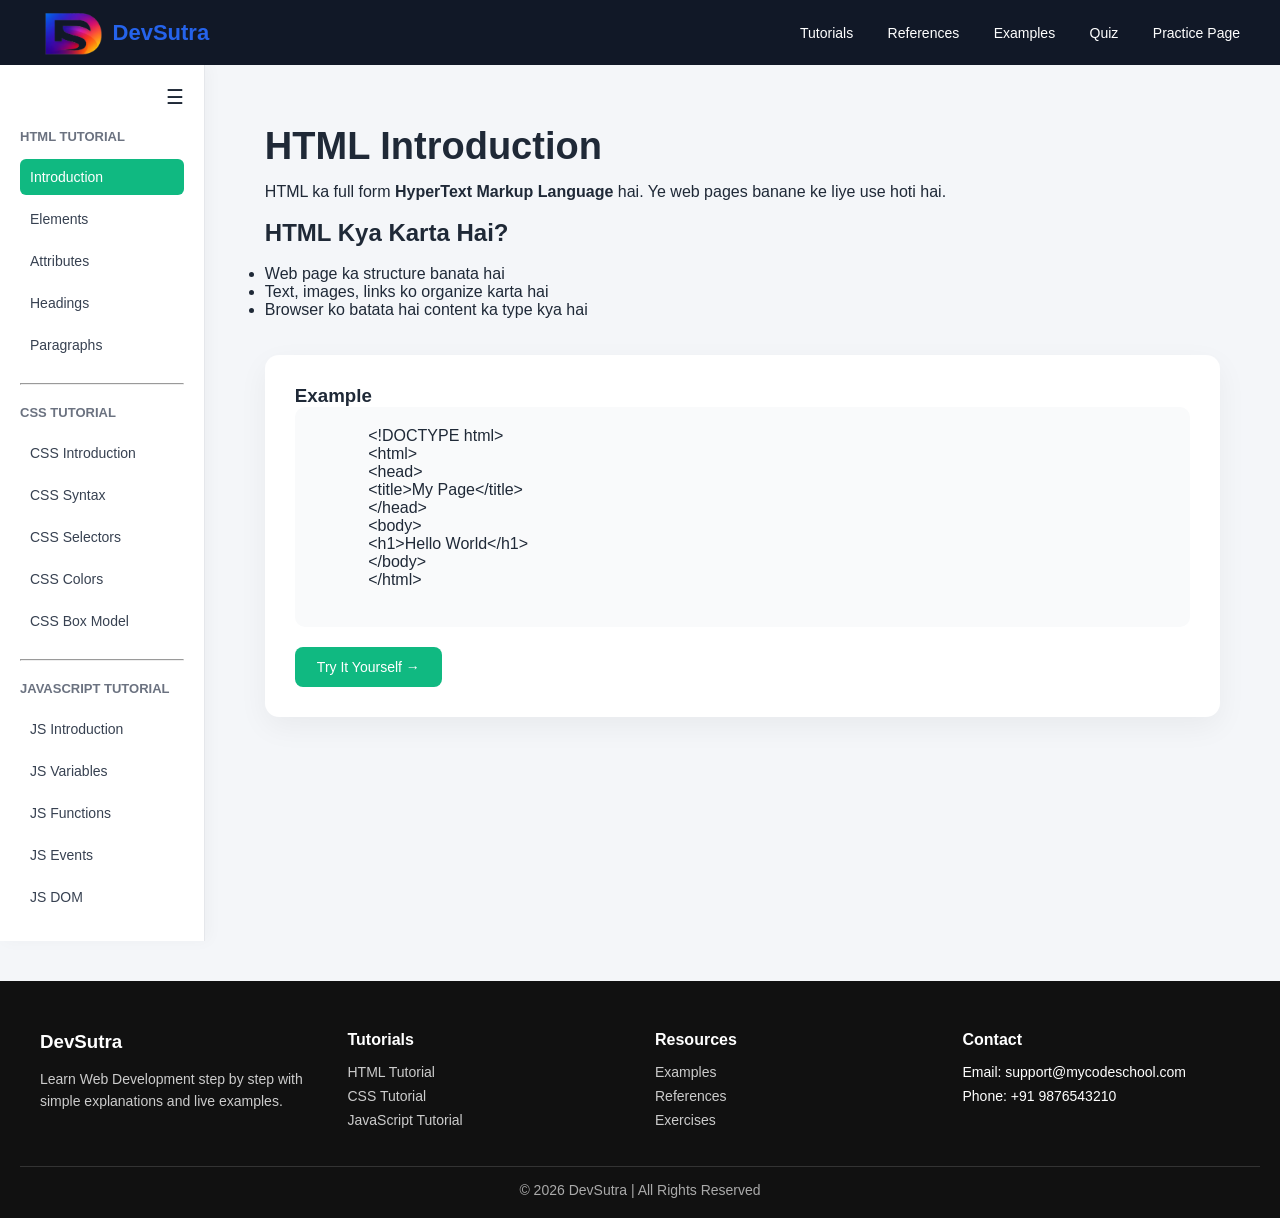
<file: index.html>
<!DOCTYPE html>
<html lang="en">
<head>
<meta charset="UTF-8">
<meta name="viewport" content="width=device-width, initial-scale=1.0">
<title>DevSutra</title>
<link rel="stylesheet" href="css/style.css">
<link rel="icon" href="assets/images/logo.png">
<meta name="google-site-verification" content="BW2VVdY7aCJgwm11GnoVhtlV9UyluBsIer6P9FMcYvo" />
</head>
<body>

<header class="navbar">
  <div class="logo">
    <img src="assets/images/logo.png" alt="DevSutra Logo">
    <span>DevSutra</span>
  </div>

  <div class="nav-links">
    <a href="tutorials.html">Tutorials</a>
    <a href="references.html">References</a>
    <a href="examples.html">Examples</a>
    <a href="quiz.html">Quiz</a>
    <a href="practice-ide.html">Practice Page</a>
  </div>
</header>

<div class="layout">

  <!-- ✅ SIDEBAR -->
  <aside class="sidebar" id="sidebar">

    <!-- 🔥 Sidebar Toggle Inside -->
    <div class="sidebar-toggle" onclick="toggleSidebar()">
      ☰
    </div>

    <h3>HTML Tutorial</h3>

    <a href="#" class="active" data-page="introduction">Introduction</a>
    <a href="#" data-page="elements">Elements</a>
    <a href="#" data-page="attributes">Attributes</a>
    <a href="#" data-page="headings">Headings</a>
    <a href="#" data-page="paragraphs">Paragraphs</a>
    <hr style="margin:20px 0;">

    <h3>CSS Tutorial</h3>

    <a href="#" data-page="css-introduction">CSS Introduction</a>
    <a href="#" data-page="css-syntax">CSS Syntax</a>
    <a href="#" data-page="css-selectors">CSS Selectors</a>
    <a href="#" data-page="css-colors">CSS Colors</a>
    <a href="#" data-page="css-boxmodel">CSS Box Model</a>
    <hr style="margin:20px 0;">

    <h3>JavaScript Tutorial</h3>

    <a href="#" data-page="js-introduction">JS Introduction</a>
    <a href="#" data-page="js-variables">JS Variables</a>
    <a href="#" data-page="js-functions">JS Functions</a>
    <a href="#" data-page="js-events">JS Events</a>
    <a href="#" data-page="js-dom">JS DOM</a>

  </aside>

  <!-- ✅ MAIN CONTENT -->
  <main class="main">
    <div class="content">

      <!-- Introduction -->
      <section id="introduction" class="page active">
        <h1>HTML Introduction</h1>

        <p>
          HTML ka full form <strong>HyperText Markup Language</strong> hai.
          Ye web pages banane ke liye use hoti hai.
        </p>

        <br>
        <h2>HTML Kya Karta Hai?</h2>
        <br>
        <ul>
          <li>Web page ka structure banata hai</li>
          <li>Text, images, links ko organize karta hai</li>
          <li>Browser ko batata hai content ka type kya hai</li>
        </ul>

        <br><br>
        <div class="example-box">
          <h3>Example</h3>
          <pre>
            &lt;!DOCTYPE html&gt;
            &lt;html&gt;
            &lt;head&gt;
            &lt;title&gt;My Page&lt;/title&gt;
            &lt;/head&gt;
            &lt;body&gt;
            &lt;h1&gt;Hello World&lt;/h1&gt;
            &lt;/body&gt;
            &lt;/html&gt;
          </pre>

          <button class="btn-primary"
            onclick="openEditorFromExample(this, 'introduction')">
            Try It Yourself →
          </button>
        </div>
      </section>

      <!-- Elements -->
      <section id="elements" class="page">
        <h1>HTML Elements</h1>

        <p>
          HTML document different elements se milkar banta hai.
          Ek element start tag, content aur end tag se milkar banta hai.
        </p>

        <br>
        <h2>Structure</h2>
        <br>
        <p>
          &lt;tagname&gt; Content &lt;/tagname&gt;
        </p>

        <br><br>
        <div class="example-box">
          <h3>Example</h3>
          <pre>
&lt;h1&gt;This is a Heading&lt;/h1&gt;
&lt;p&gt;This is a paragraph&lt;/p&gt;
          </pre>
          <button class="btn-primary"
            onclick="openEditorFromExample(this, 'elements')">
            Try It Yourself →
          </button>
        </div>

        <br><br>
        <h3>Note:</h3>
        <br>
        <p>Some elements empty hote hain jaise &lt;br&gt; aur &lt;hr&gt;.</p>
      </section>

      <!-- Attributes -->
      <section id="attributes" class="page">
        <h1>HTML Attributes</h1>

        <p>
          Attributes HTML elements ko extra information dete hain.
          Ye hamesha start tag ke andar likhe jate hain.
        </p>

        <br>
        <h2>Syntax</h2>
        <br>
        <p>name="value"</p>

        <br><br>
        <div class="example-box">
          <h3>Example</h3>
          <pre>
&lt;a href="https://google.com"&gt;Visit Google&lt;/a&gt;
          </pre>
          <button class="btn-primary"
            onclick="openEditorFromExample(this, 'attributes')">
            Try It Yourself →
          </button>
        </div>

        <br><br>
        <h3>Common Attributes</h3>
        <br>
        <ul>
          <li>href</li>
          <li>src</li>
          <li>alt</li>
          <li>class</li>
          <li>id</li>
        </ul>
      </section>

      <!-- Headings -->
      <section id="headings" class="page">
        <h1>HTML Headings</h1>

        <p>
          HTML me 6 heading levels hote hain h1 se h6 tak.
          h1 sabse important heading hoti hai.
        </p>

        <br><br>
        <div class="example-box">
          <h3>Example</h3>
          <pre>
&lt;h1&gt;Heading 1&lt;/h1&gt;
&lt;h2&gt;Heading 2&lt;/h2&gt;
&lt;h3&gt;Heading 3&lt;/h3&gt;
          </pre>
          <button class="btn-primary"
            onclick="openEditorFromExample(this, 'headings')">
            Try It Yourself →
          </button>
        </div>
      </section>

      <!-- Paragraphs -->
      <section id="paragraphs" class="page">
        <h1>HTML Paragraphs</h1>

        <p>
          Paragraph likhne ke liye &lt;p&gt; tag use hota hai.
          Browser automatically paragraph ke upar aur niche space deta hai.
        </p>

        <br>
        <h2>Line Break</h2>
        <br>
        <p>
          &lt;br&gt; tag line break dene ke liye use hota hai.
        </p>

        <br><br>
        <div class="example-box">
          <h3>Example</h3>
          <pre>
&lt;p&gt;This is a paragraph&lt;/p&gt;
&lt;br&gt;
&lt;p&gt;Second paragraph&lt;/p&gt;
          </pre>
          <button class="btn-primary"
            onclick="openEditorFromExample(this, 'paragraphs')">
            Try It Yourself →
          </button>
        </div>
      </section>

      <!-- ================= CSS SECTIONS ================= -->

<section id="css-introduction" class="page">
  <h1>CSS Introduction</h1>

  <p>
    CSS ka full form <strong>Cascading Style Sheets</strong> hai.
    Ye web pages ko design aur style dene ke liye use hoti hai.
  </p>

  <br>
  <h2>CSS Kya Karta Hai?</h2>
  <br>
  <ul>
    <li>Colors add karta hai</li>
    <li>Fonts change karta hai</li>
    <li>Layout control karta hai</li>
    <li>Responsive design banata hai</li>
  </ul>

  <br><br>
  <div class="example-box">
    <h3>Example</h3>
    <pre>
body {
  background-color: lightblue;
}
    </pre>
  </div>
</section>

<section id="css-syntax" class="page">
  <h1>CSS Syntax</h1>

  <p>CSS rule selector aur declaration block se milkar banta hai.</p>

  <br><br>
  <div class="example-box">
    <h3>Example</h3>
    <pre>
p {
  color: red;
  font-size: 18px;
}
    </pre>
  </div>
</section>

<section id="css-selectors" class="page">
  <h1>CSS Selectors</h1>

  <p>Selectors batate hain ki kaunse element ko style karna hai.</p><br>

  <ul>
    <li>Element selector</li>
    <li>Class selector (.class)</li>
    <li>ID selector (#id)</li>
  </ul>
<br>
  <div class="example-box">
    <h3>Example</h3>
    <pre>
#title {
  color: blue;
}

.box {
  border: 1px solid black;
}
    </pre>
  </div>
</section>

<section id="css-colors" class="page">
  <h1>CSS Colors</h1>

  <p>CSS me colors name, HEX, RGB ya HSL se define kiye jate hain.</p><br>

  <div class="example-box">
    <h3>Example</h3>
    <pre>
h1 {
  color: #ff0000;
}

p {
  color: rgb(0, 128, 0);
}
    </pre>
  </div>
</section>

<section id="css-boxmodel" class="page">
  <h1>CSS Box Model</h1>

  <p>
    Har HTML element ek box ki tarah hota hai jisme content, padding,
    border aur margin hote hain.
  </p><br>

  <div class="example-box">
    <h3>Example</h3>
    <pre>
div {
  margin: 20px;
  padding: 15px;
  border: 2px solid black;
}
    </pre>
  </div>
</section>

<!-- ================= JAVASCRIPT SECTIONS ================= -->

<section id="js-introduction" class="page">
  <h1>JavaScript Introduction</h1>

  <p>
    JavaScript ek programming language hai jo web pages ko interactive banati hai.
  </p>

  <br>
  <h2>JavaScript Kya Karta Hai?</h2>
  <br>
  <ul>
    <li>Button click pe action perform karta hai</li>
    <li>Form validation karta hai</li>
    <li>Dynamic content change karta hai</li>
    <li>Animations create karta hai</li>
  </ul>

  <br><br>
  <div class="example-box">
    <h3>Example</h3>
    <pre>
&lt;button onclick="showMessage()"&gt;Click Me&lt;/button&gt;

&lt;script&gt;
function showMessage() {
  alert("Hello DevSutra!");
}
&lt;/script&gt;
    </pre>
  </div>
</section>

<section id="js-variables" class="page">
  <h1>JavaScript Variables</h1>

  <p>
    Variables data store karne ke liye use hote hain.
  </p><br>

  <ul>
    <li>var (old method)</li>
    <li>let (recommended)</li>
    <li>const (constant value)</li>
  </ul>
<br>
  <div class="example-box">
    <h3>Example</h3>
    <pre>
let name = "Rahul";
const age = 20;

console.log(name);
    </pre>
  </div>
</section>

<section id="js-functions" class="page">
  <h1>JavaScript Functions</h1>

  <p>
    Function ek reusable block of code hota hai.
  </p><br>

  <div class="example-box">
    <h3>Example</h3>
    <pre>
function greet() {
  console.log("Welcome to DevSutra!");
}

greet();
    </pre>
  </div>
</section>

<section id="js-events" class="page">
  <h1>JavaScript Events</h1>

  <p>
    Events tab trigger hote hain jab user koi action karta hai.
  </p><br>

  <ul>
    <li>onclick</li>
    <li>onmouseover</li>
    <li>onchange</li>
  </ul>
<br>
  <div class="example-box">
    <h3>Example</h3>
    <pre>
&lt;button onclick="changeText()"&gt;Click&lt;/button&gt;

&lt;script&gt;
function changeText() {
  document.body.style.backgroundColor = "yellow";
}
&lt;/script&gt;
    </pre>
  </div>
</section>

<section id="js-dom" class="page">
  <h1>JavaScript DOM</h1>

  <p>
    DOM (Document Object Model) JavaScript ko HTML elements ko access aur modify karne deta hai.
  </p><br>

  <div class="example-box">
    <h3>Example</h3>
    <pre>
&lt;p id="demo"&gt;Hello&lt;/p&gt;

&lt;script&gt;
document.getElementById("demo").innerHTML = "Hello DevSutra!";
&lt;/script&gt;
    </pre>
  </div>
</section>

    </div>
  </main>

</div>

<footer class="footer">
  <div class="footer-container">

    <div class="footer-col">
      <h3>DevSutra</h3>
      <p>
        Learn Web Development step by step with simple explanations
        and live examples.
      </p>
    </div>

    <div class="footer-col">
      <h4>Tutorials</h4>
      <ul>
        <li><a href="#">HTML Tutorial</a></li>
        <li><a href="#">CSS Tutorial</a></li>
        <li><a href="#">JavaScript Tutorial</a></li>
      </ul>
    </div>

    <div class="footer-col">
      <h4>Resources</h4>
      <ul>
        <li><a href="#">Examples</a></li>
        <li><a href="#">References</a></li>
        <li><a href="#">Exercises</a></li>
      </ul>
    </div>

    <div class="footer-col">
      <h4>Contact</h4>
      <ul>
        <li>Email: support@mycodeschool.com</li>
        <li>Phone: +91 9876543210</li>
      </ul>
    </div>

  </div>

  <div class="footer-bottom">
    © 2026 DevSutra | All Rights Reserved
  </div>
</footer>

<script src="js/script.js"></script>
</body>
</html>
</file>
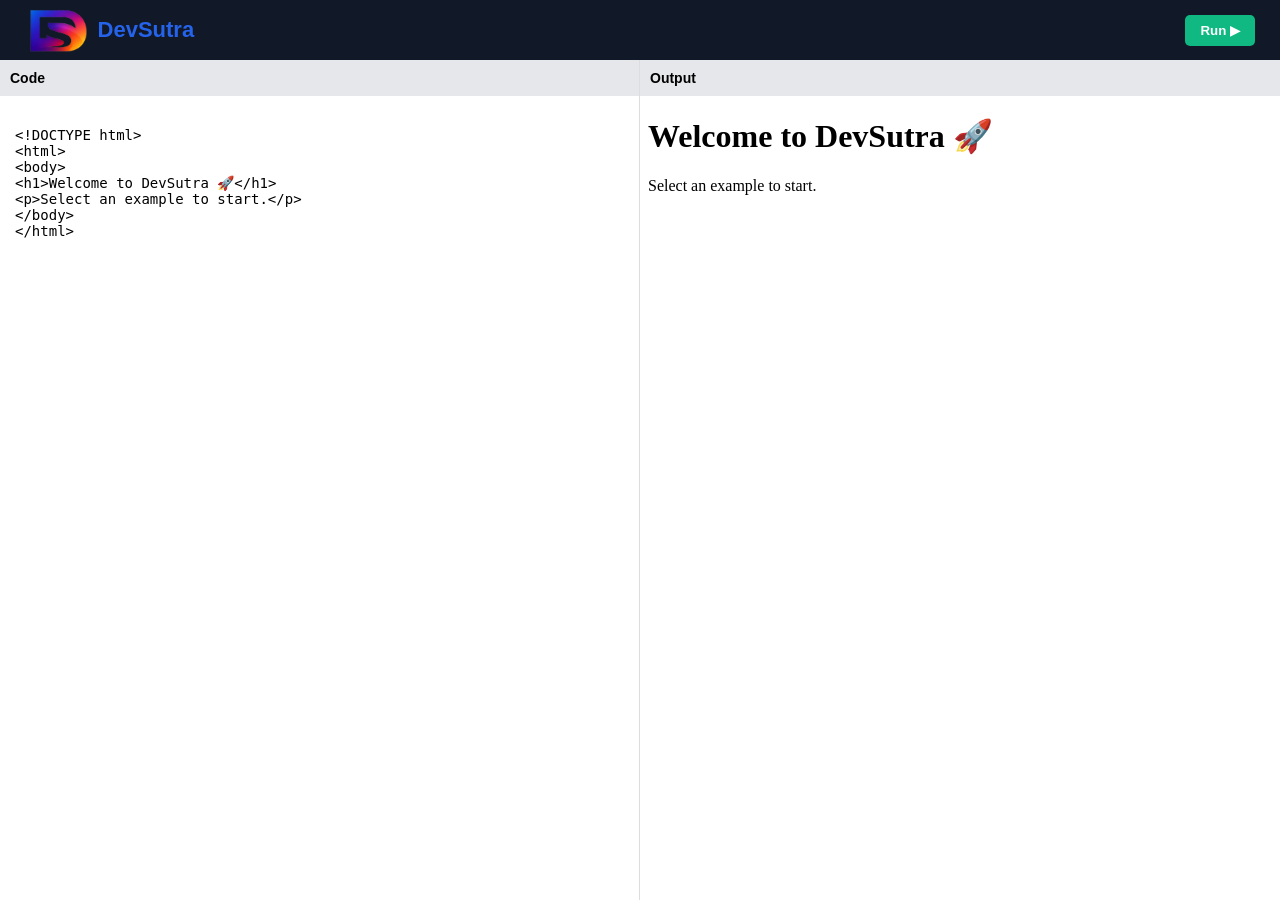
<file: editor.html>
<!DOCTYPE html>
<html lang="en">
<head>
  <meta charset="UTF-8">
  <title>HTML Editor | DevSutra</title>
  <meta name="viewport" content="width=device-width, initial-scale=1.0">
  <link rel="stylesheet" href="css/editor.css">
  <link rel="icon" href="assets/images/logo.png">
</head>
<body>

  <div class="topbar">
    <div class="logo">
      <img src="assets/images/logo.png" alt="DevSutra Logo">
      <span>DevSutra</span>
    </div>
    <button id="runBtn">Run ▶</button>
  </div>

  <div class="editor-container">
    <div class="left-panel">
      <h3>Code</h3>
      <textarea id="code"></textarea>
    </div>

    <div class="right-panel">
      <h3>Output</h3>
      <iframe id="output"></iframe>
    </div>
  </div>

  <!-- JS File -->
  <script src="js/editor.js"></script>

</body>
</html>
</file>
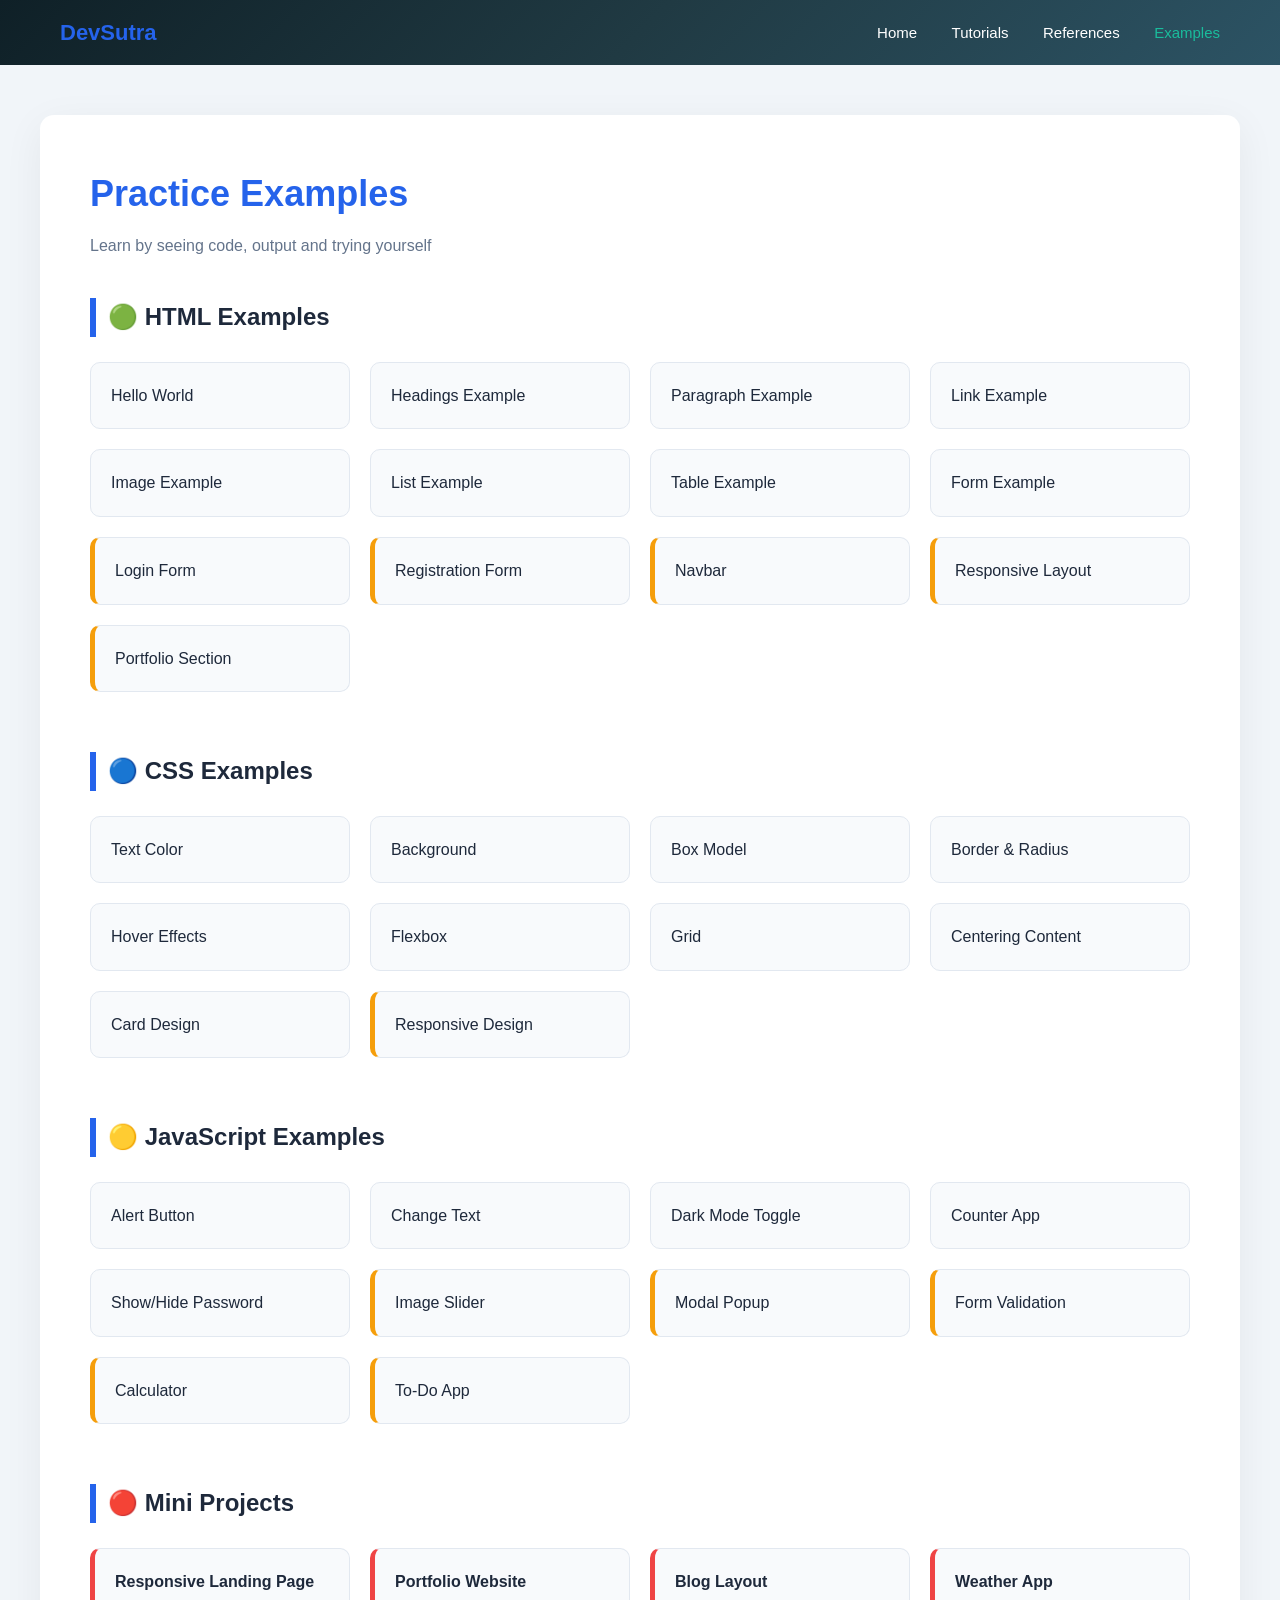
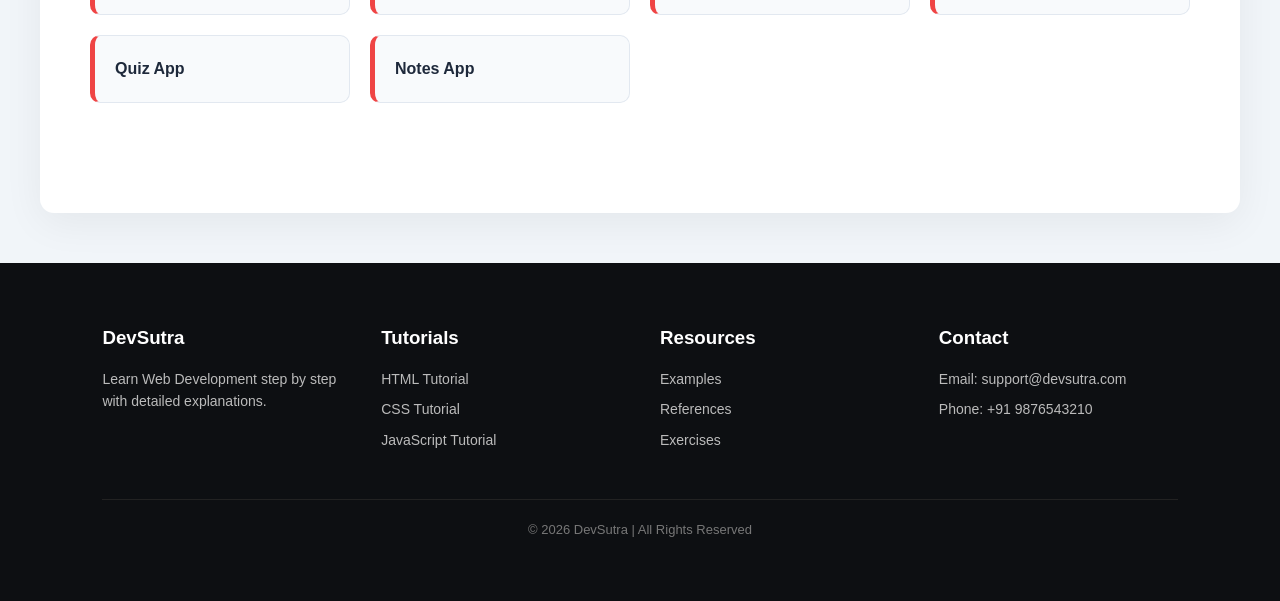
<file: examples.html>
<!DOCTYPE html>
<html lang="en">
<head>
  <meta charset="UTF-8">
  <meta name="viewport" content="width=device-width, initial-scale=1.0">
  <meta name="description" content="Practice HTML, CSS and JavaScript examples with live editor on DevSutra.">
  <title>Examples - DevSutra</title>

  <!-- Styles -->
  <link rel="stylesheet" href="css/nav.css">
  <link rel="stylesheet" href="css/examples.css">
  <link rel="icon" href="assets/images/logo.png">
</head>

<body>

<!-- ================= NAVBAR ================= -->
<header class="top-nav">
  <div class="logo">
    <a href="index.html">DevSutra</a>
  </div>

  <nav aria-label="Main Navigation">
    <a href="index.html">Home</a>
    <a href="tutorials.html">Tutorials</a>
    <a href="references.html">References</a>
    <a href="examples.html" class="active">Examples</a>
  </nav>
</header>

<!-- ================= MAIN CONTENT ================= -->
<main class="examples-container">

  <h1>Practice Examples</h1>
  <p class="subtitle">Learn by seeing code, output and trying yourself</p>

  <!-- ================= HTML ================= -->
  <section class="example-section">
    <h2>🟢 HTML Examples</h2>

    <div class="example-grid">
      <a href="editor.html?topic=hello" class="example-item">Hello World</a>
      <a href="editor.html?topic=headings" class="example-item">Headings Example</a>
      <a href="editor.html?topic=paragraph" class="example-item">Paragraph Example</a>
      <a href="editor.html?topic=link" class="example-item">Link Example</a>
      <a href="editor.html?topic=image_html" class="example-item">Image Example</a>
      <a href="editor.html?topic=list" class="example-item">List Example</a>
      <a href="editor.html?topic=table" class="example-item">Table Example</a>
      <a href="editor.html?topic=form_html" class="example-item">Form Example</a>
      <a href="editor.html?topic=login_form" class="example-item advanced">Login Form</a>
      <a href="editor.html?topic=registration_form" class="example-item advanced">Registration Form</a>
      <a href="editor.html?topic=navbar_html" class="example-item advanced">Navbar</a>
      <a href="editor.html?topic=responsive_layout" class="example-item advanced">Responsive Layout</a>
      <a href="editor.html?topic=portfolio_section" class="example-item advanced">Portfolio Section</a>
    </div>
  </section>

  <!-- ================= CSS ================= -->
  <section class="example-section">
    <h2>🔵 CSS Examples</h2>

    <div class="example-grid">
      <a href="editor.html?topic=text_color" class="example-item">Text Color</a>
      <a href="editor.html?topic=background" class="example-item">Background</a>
      <a href="editor.html?topic=box_model" class="example-item">Box Model</a>
      <a href="editor.html?topic=border_radius" class="example-item">Border & Radius</a>
      <a href="editor.html?topic=hover_effect" class="example-item">Hover Effects</a>
      <a href="editor.html?topic=flexbox" class="example-item">Flexbox</a>
      <a href="editor.html?topic=grid_layout" class="example-item">Grid</a>
      <a href="editor.html?topic=centering" class="example-item">Centering Content</a>
      <a href="editor.html?topic=card_design" class="example-item">Card Design</a>
      <a href="editor.html?topic=responsive_css" class="example-item advanced">Responsive Design</a>
    </div>
  </section>

  <!-- ================= JAVASCRIPT ================= -->
  <section class="example-section">
    <h2>🟡 JavaScript Examples</h2>

    <div class="example-grid">
      <a href="editor.html?topic=alert_button" class="example-item">Alert Button</a>
      <a href="editor.html?topic=change_text" class="example-item">Change Text</a>
      <a href="editor.html?topic=dark_mode" class="example-item">Dark Mode Toggle</a>
      <a href="editor.html?topic=counter_app" class="example-item">Counter App</a>
      <a href="editor.html?topic=show_hide_password" class="example-item">Show/Hide Password</a>
      <a href="editor.html?topic=image_slider" class="example-item advanced">Image Slider</a>
      <a href="editor.html?topic=modal_popup" class="example-item advanced">Modal Popup</a>
      <a href="editor.html?topic=form_validation" class="example-item advanced">Form Validation</a>
      <a href="editor.html?topic=calculator" class="example-item advanced">Calculator</a>
      <a href="editor.html?topic=todo_app" class="example-item advanced">To-Do App</a>
    </div>
  </section>

  <!-- ================= MINI PROJECTS ================= -->
  <section class="example-section">
    <h2>🔴 Mini Projects</h2>

    <div class="example-grid">
      <a href="editor.html?topic=landing_page" class="example-item project">Responsive Landing Page</a>
      <a href="editor.html?topic=portfolio_site" class="example-item project">Portfolio Website</a>
      <a href="editor.html?topic=blog_layout" class="example-item project">Blog Layout</a>
      <a href="editor.html?topic=weather_app" class="example-item project">Weather App</a>
      <a href="editor.html?topic=quiz_app" class="example-item project">Quiz App</a>
      <a href="editor.html?topic=notes_app" class="example-item project">Notes App</a>
    </div>
  </section>

</main>

<!-- ================= FOOTER ================= -->
<footer>
  <div class="footer-container">

    <div class="footer-column">
      <h3>DevSutra</h3>
      <p>Learn Web Development step by step with detailed explanations.</p>
    </div>

    <div class="footer-column">
      <h3>Tutorials</h3>
      <a href="tutorials.html">HTML Tutorial</a>
      <a href="tutorials.html">CSS Tutorial</a>
      <a href="tutorials.html">JavaScript Tutorial</a>
    </div>

    <div class="footer-column">
      <h3>Resources</h3>
      <a href="examples.html">Examples</a>
      <a href="references.html">References</a>
      <a href="#">Exercises</a>
    </div>

    <div class="footer-column">
      <h3>Contact</h3>
      <p>Email: support@devsutra.com</p>
      <p>Phone: +91 9876543210</p>
    </div>

  </div>

  <div class="footer-bottom">
    © 2026 DevSutra | All Rights Reserved
  </div>
</footer>

</body>
</html>
</file>
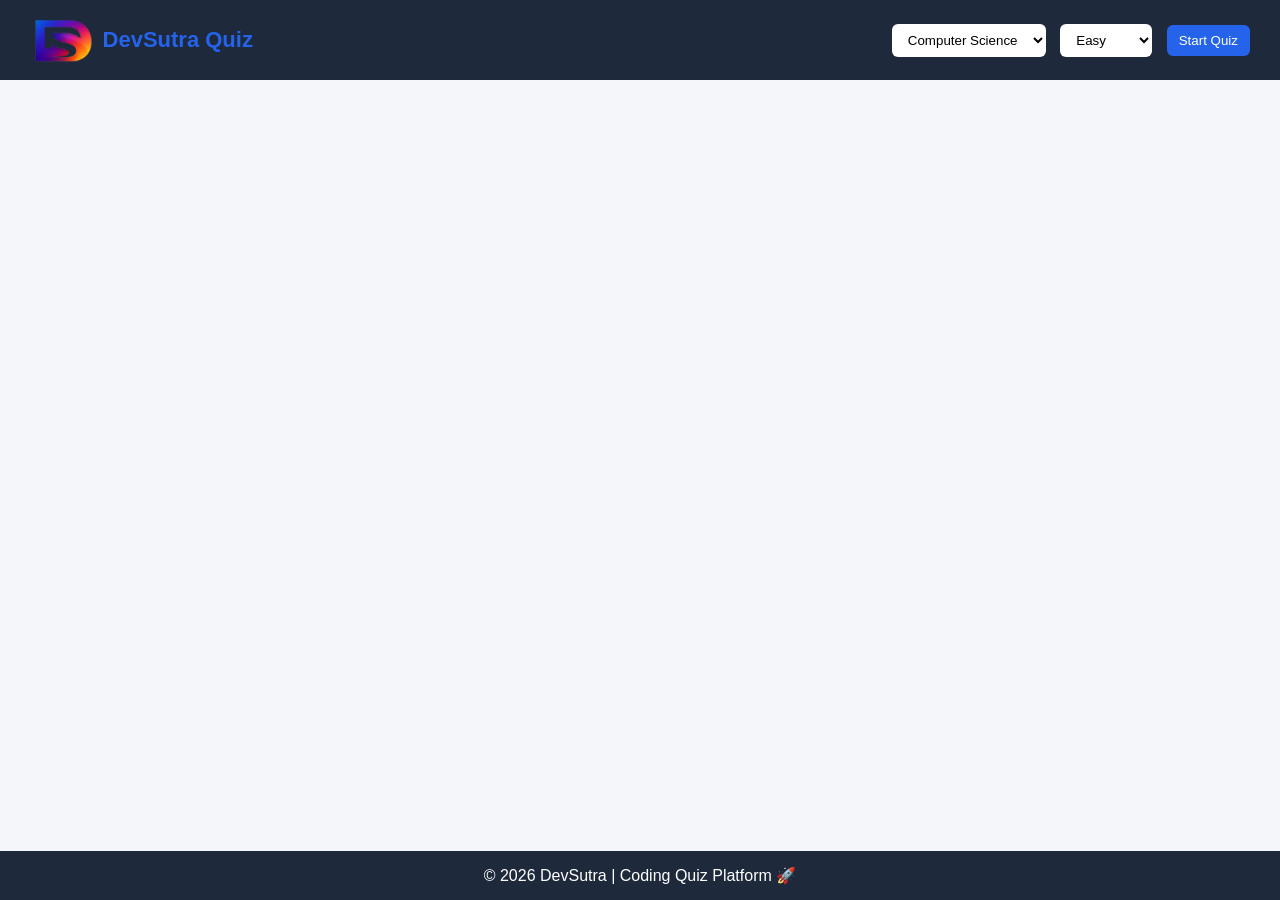
<file: quiz page.html>
<!DOCTYPE html>
<html lang="en">
<head>
  <meta charset="UTF-8">
  <meta name="viewport" content="width=device-width, initial-scale=1.0">
  <title>DevSutra Coding Quiz</title>
  <link rel="stylesheet" href="css/quiz page.css">
  <link rel="icon" href="assets/images/logo.png">
</head>

<body>

<!-- ================= PAGE WRAPPER ================= -->
<div class="page-wrapper">

  <!-- ================= NAVBAR ================= -->
  <nav class="navbar">
    <div class="logo"><img src="assets/images/logo.png" alt="DevSutra Logo">
    <span>DevSutra Quiz</span></div>

    <div class="nav-controls">
      <select id="category">
        <option value="18">Computer Science</option>
      </select>

      <select id="difficulty">
        <option value="easy">Easy</option>
        <option value="medium">Medium</option>
        <option value="hard">Hard</option>
      </select>

      <button id="startBtn">Start Quiz</button>
    </div>
  </nav>


  <!-- ================= MAIN CONTENT ================= -->
  <main class="main-content">

    <!-- ===== QUIZ BOX ===== -->
    <div class="quiz-box hidden" id="quizBox">

      <div class="quiz-header">
        <span id="questionNumber"></span>
        <span id="timer">30</span>
      </div>

      <h2 id="question">Question Text</h2>

      <div id="options" class="options-container"></div>

      <button id="nextBtn" class="hidden next-btn">Next Question</button>

    </div>


    <!-- ===== RESULT BOX ===== -->
    <div class="result-box hidden" id="resultBox">

      <div class="result-header">
        <div class="score-circle" id="finalScore">0/0</div>
        <div class="performance" id="performanceText"></div>
      </div>

      <h3>Review Wrong Answers</h3>
      <div class="review-section" id="reviewSection"></div>

      <button class="result-btn" onclick="location.reload()">Restart Quiz</button>

    </div>

  </main>


  <!-- ================= FOOTER ================= -->
  <footer class="footer">
    <p>© 2026 DevSutra | Coding Quiz Platform 🚀</p>
  </footer>

</div>

<script src="js/quiz page.js"></script>
</body>
</html>
</file>
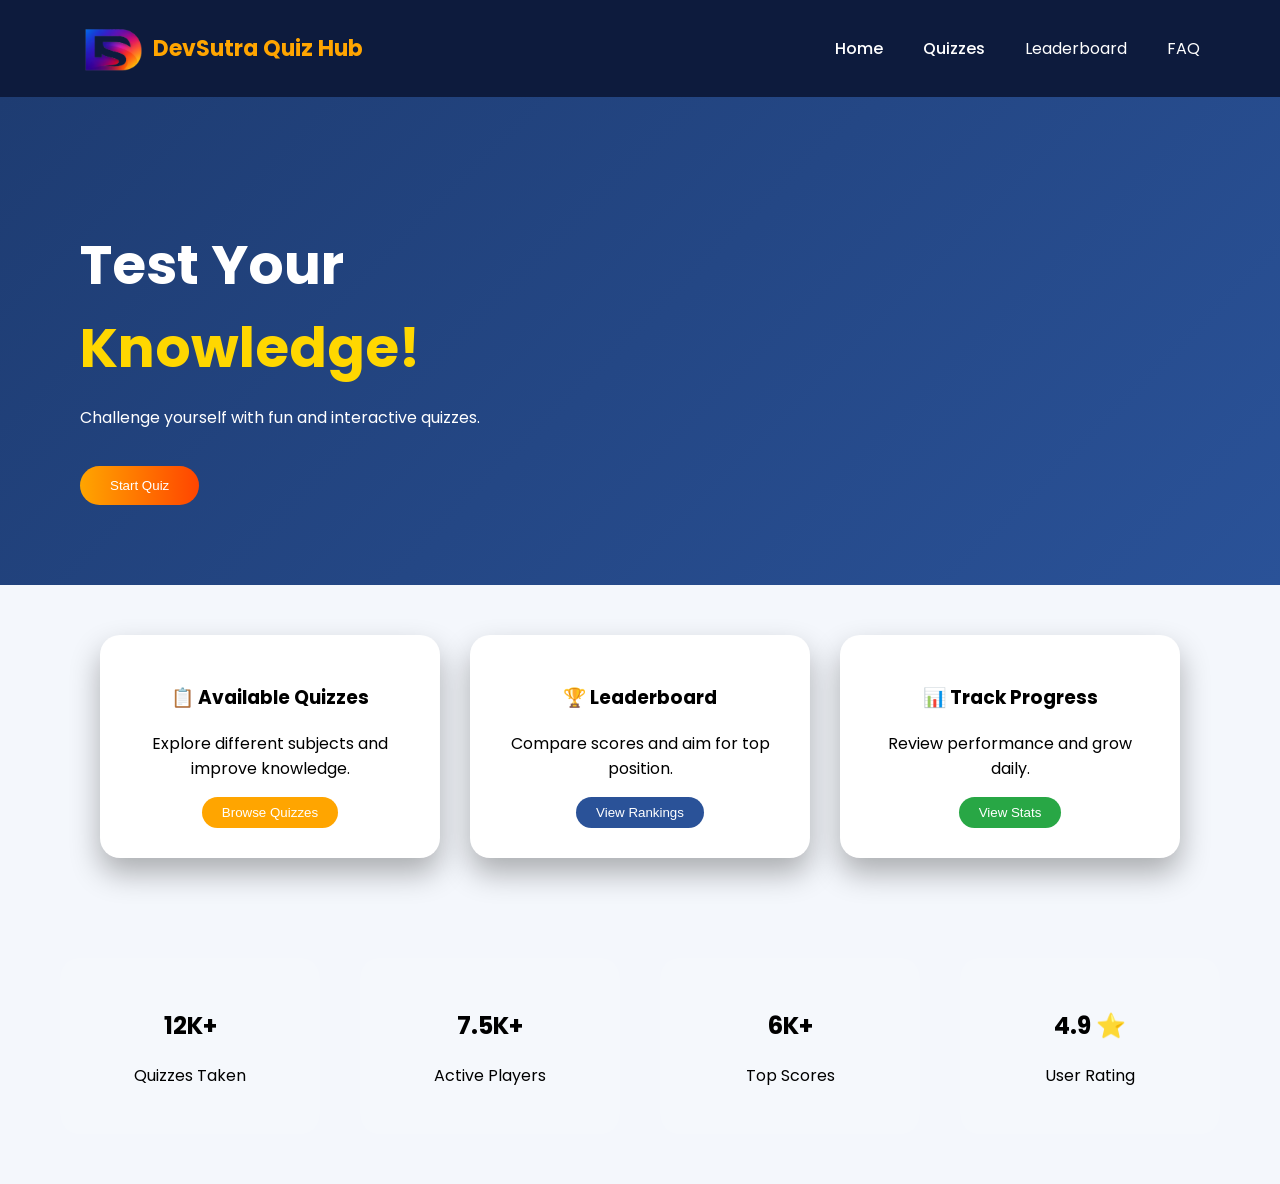
<file: quiz.html>
<!DOCTYPE html>
<html lang="en">
<head>
  <meta charset="UTF-8">
  <title>QuizHub</title>
  <meta name="viewport" content="width=device-width, initial-scale=1.0">
  <link rel="stylesheet" href="css/quiz.css">
  <link rel="icon" href="assets/images/logo.png">
  <link href="https://fonts.googleapis.com/css2?family=Poppins:wght@300;400;600;700&display=swap" rel="stylesheet">
</head>
<body>

<!-- ================= NAVBAR ================= -->

<!-- ================= NAVBAR ================= -->

<nav class="navbar">
  <div class="logo"><img src="assets/images/logo.png" alt="DevSutra Logo">
    <span>DevSutra Quiz Hub</span></div>

  <ul class="nav-links">
    <li><a href="index.html">Home</a></li>
    <li><a href="quiz page.html">Quizzes</a></li>
    <li><a href="#"></a>Leaderboard</li>
    <li><a href="#"></a>FAQ</li>
  </ul>
</nav>

<!-- ================= HERO ================= -->

<section class="hero">
  <div class="hero-left">
    <h1>Test Your <br><span>Knowledge!</span></h1>
    <p>Challenge yourself with fun and interactive quizzes.</p>
    <button onclick="window.location.href='quiz page.html'" class="primary-btn">
        Start Quiz
    </button>
  </div>

  <div class="hero-right">
    <!-- Illustration placeholder -->
  </div>
</section>

<!-- ================= FEATURE CARDS ================= -->

<section class="features">
  <div class="feature-card">
    <h3>📋 Available Quizzes</h3>
    <p>Explore different subjects and improve knowledge.</p>
    <button class="orange-btn">Browse Quizzes</button>
  </div>

  <div class="feature-card">
    <h3>🏆 Leaderboard</h3>
    <p>Compare scores and aim for top position.</p>
    <button class="blue-btn">View Rankings</button>
  </div>

  <div class="feature-card">
    <h3>📊 Track Progress</h3>
    <p>Review performance and grow daily.</p>
    <button class="green-btn">View Stats</button>
  </div>
</section>

<!-- ================= QUIZ SECTION ================= -->

<section class="quiz-wrapper hidden" id="quizSection">

  <div class="quiz-card">
    <h2 id="question">Question Here</h2>
    <div id="options"></div>
    <button id="nextBtn" class="primary-btn hidden">Next Question</button>
  </div>

  <div class="leaderboard-card">
    <h3>🏆 Leader Board</h3>
    <ul id="leaderboard"></ul>
    <button class="blue-btn small-btn">View All Rankings</button>
  </div>

</section>

<!-- ================= STATS ================= -->

<section class="stats">
  <div class="stat-box">
    <h2>12K+</h2>
    <p>Quizzes Taken</p>
  </div>
  <div class="stat-box">
    <h2>7.5K+</h2>
    <p>Active Players</p>
  </div>
  <div class="stat-box">
    <h2>6K+</h2>
    <p>Top Scores</p>
  </div>
  <div class="stat-box">
    <h2>4.9 ⭐</h2>
    <p>User Rating</p>
  </div>
</section>

<script src="js/quiz.js"></script>
</body>
</html>
</file>
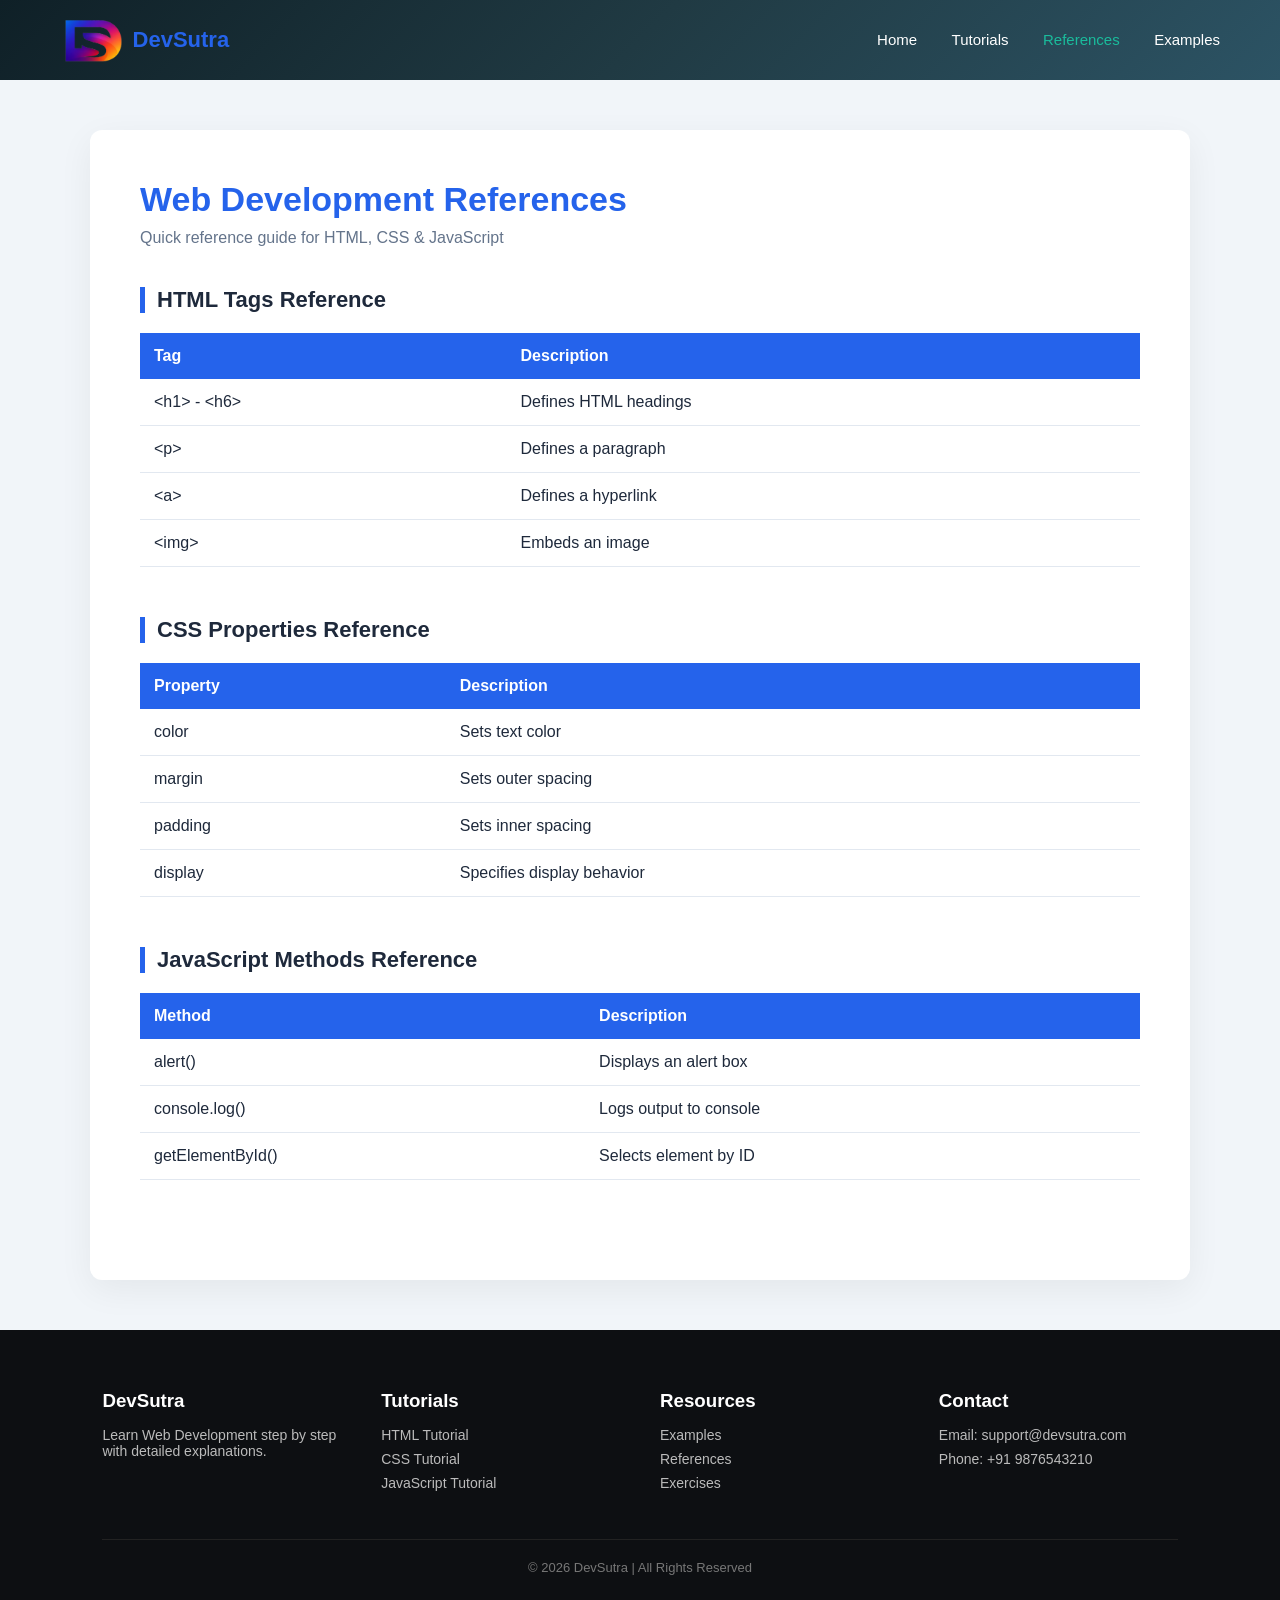
<file: references.html>
<!DOCTYPE html>
<html lang="en">
<head>
  <meta charset="UTF-8">
  <title>References - DevSutra</title>
  <link rel="stylesheet" href="css/nav.css">
  <link rel="stylesheet" href="css/references.css">
  <link rel="icon" href="assets/images/logo.png">
</head>
<body>

<header class="top-nav">
  <div class="logo">
    <img src="assets/images/logo.png" alt="DevSutra Logo">
    <span>DevSutra</span>
  </div>
  <nav>
    <a href="index.html">Home</a>
    <a href="tutorials.html">Tutorials</a>
    <a href="references.html" class="active">References</a>
    <a href="examples.html">Examples</a>
  </nav>
</header>

<div class="reference-container">

  <h1>Web Development References</h1>
  <p class="subtitle">Quick reference guide for HTML, CSS & JavaScript</p>

  <!-- HTML Reference -->
  <section>
    <h2>HTML Tags Reference</h2>

    <table>
      <tr>
        <th>Tag</th>
        <th>Description</th>
      </tr>
      <tr>
        <td>&lt;h1&gt; - &lt;h6&gt;</td>
        <td>Defines HTML headings</td>
      </tr>
      <tr>
        <td>&lt;p&gt;</td>
        <td>Defines a paragraph</td>
      </tr>
      <tr>
        <td>&lt;a&gt;</td>
        <td>Defines a hyperlink</td>
      </tr>
      <tr>
        <td>&lt;img&gt;</td>
        <td>Embeds an image</td>
      </tr>
    </table>
  </section>

  <!-- CSS Reference -->
  <section>
    <h2>CSS Properties Reference</h2>

    <table>
      <tr>
        <th>Property</th>
        <th>Description</th>
      </tr>
      <tr>
        <td>color</td>
        <td>Sets text color</td>
      </tr>
      <tr>
        <td>margin</td>
        <td>Sets outer spacing</td>
      </tr>
      <tr>
        <td>padding</td>
        <td>Sets inner spacing</td>
      </tr>
      <tr>
        <td>display</td>
        <td>Specifies display behavior</td>
      </tr>
    </table>
  </section>

  <!-- JS Reference -->
  <section>
    <h2>JavaScript Methods Reference</h2>

    <table>
      <tr>
        <th>Method</th>
        <th>Description</th>
      </tr>
      <tr>
        <td>alert()</td>
        <td>Displays an alert box</td>
      </tr>
      <tr>
        <td>console.log()</td>
        <td>Logs output to console</td>
      </tr>
      <tr>
        <td>getElementById()</td>
        <td>Selects element by ID</td>
      </tr>
    </table>
  </section>

</div>

  <!-- Footer -->

  <footer>
    <div class="footer-container">

      <div class="footer-column">
        <h3>DevSutra</h3>
        <p>Learn Web Development step by step with detailed explanations.</p>
      </div>

      <div class="footer-column">
        <h3>Tutorials</h3>
        <a href="#">HTML Tutorial</a>
        <a href="#">CSS Tutorial</a>
        <a href="#">JavaScript Tutorial</a>
      </div>

      <div class="footer-column">
        <h3>Resources</h3>
        <a href="#">Examples</a>
        <a href="#">References</a>
        <a href="#">Exercises</a>
      </div>

      <div class="footer-column">
        <h3>Contact</h3>
        <p>Email: support@devsutra.com</p>
        <p>Phone: +91 9876543210</p>
      </div>

    </div>

    <div class="footer-bottom">
      © 2026 DevSutra | All Rights Reserved
    </div>
  </footer>

</body>
</html>
</file>
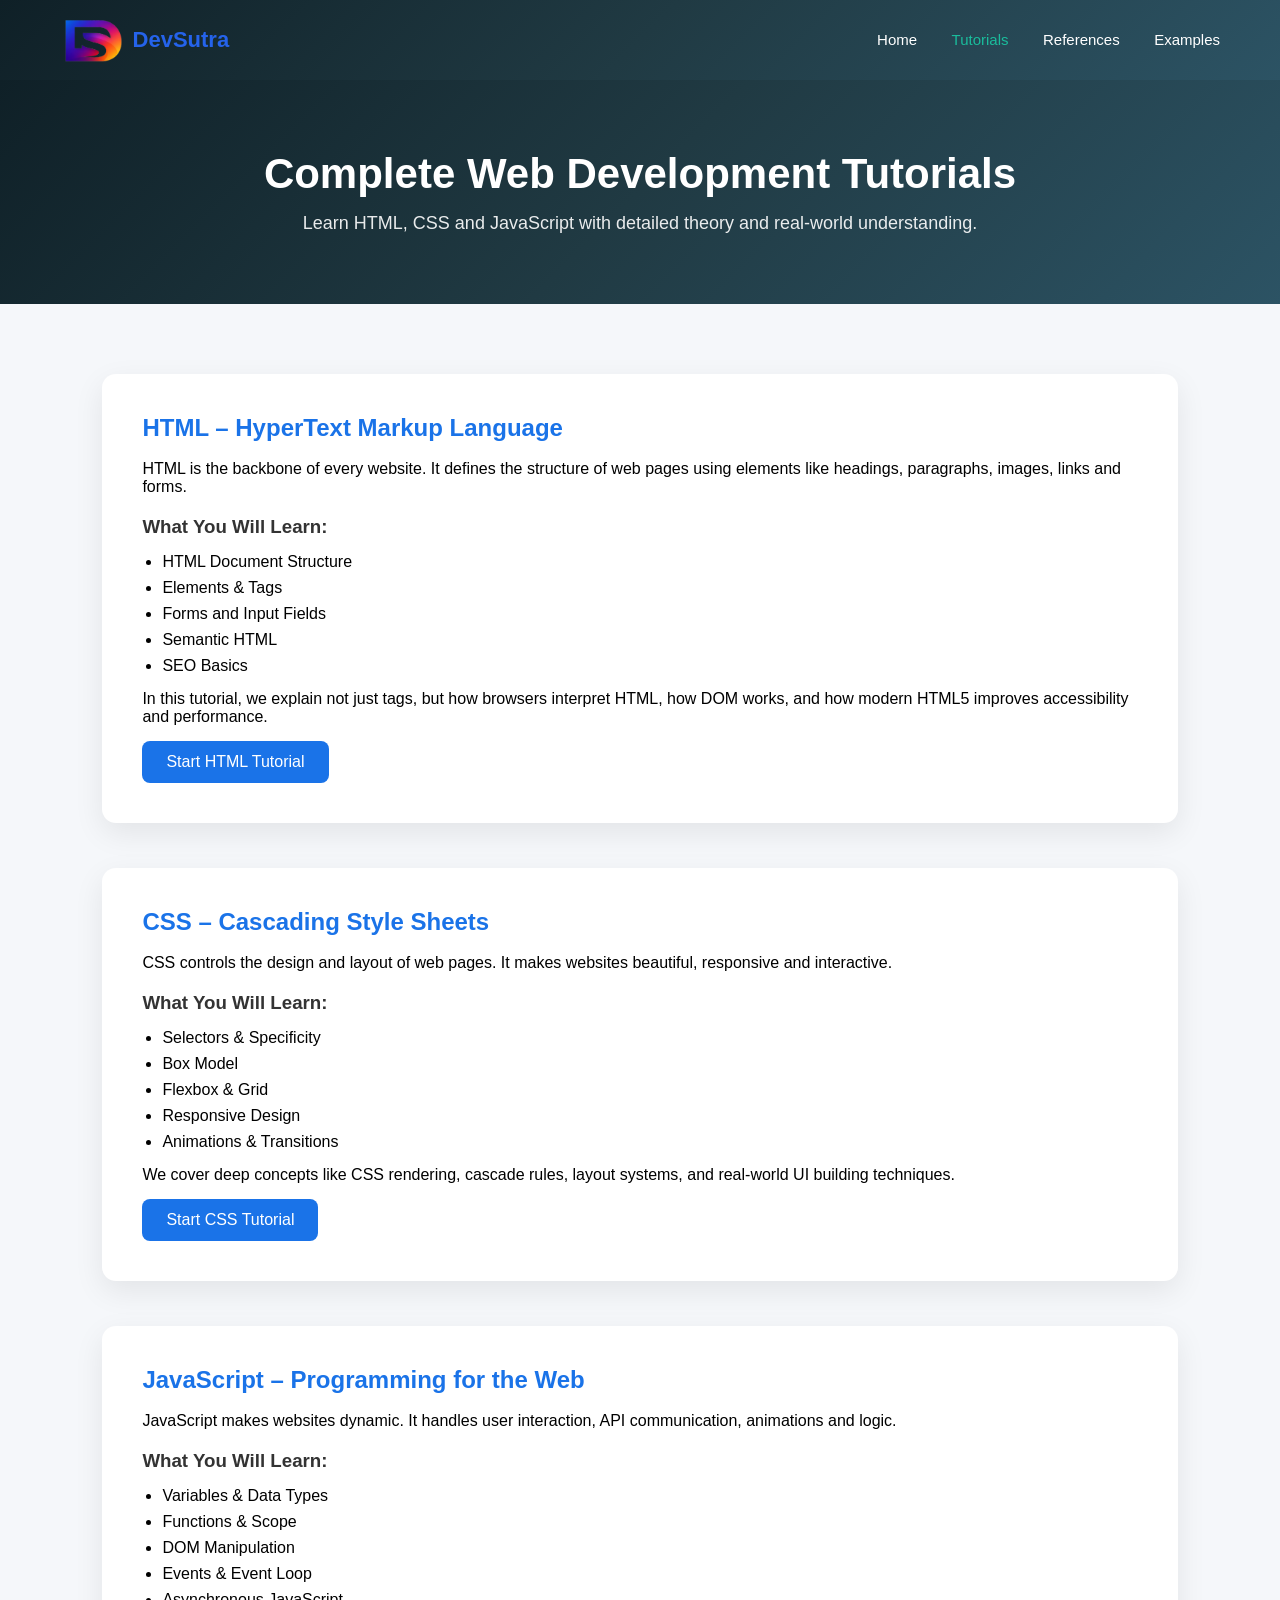
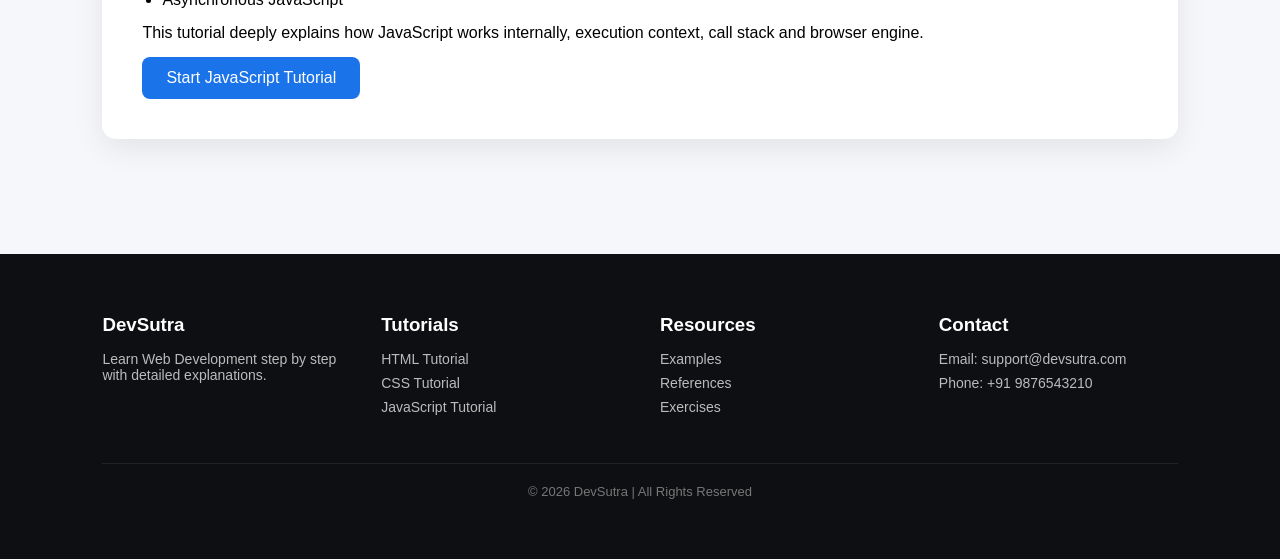
<file: tutorials.html>
<!DOCTYPE html>
<html lang="en">
<head>
  <meta charset="UTF-8">
  <title>Tutorials - DevSutra</title>
  <link rel="stylesheet" href="css/nav.css">
  <link rel="stylesheet" href="css/tutorials.css">
  <link rel="icon" href="assets/images/logo.png">
</head>
<body>

  <!-- Navbar -->
  <header class="top-nav">
    <div class="logo">
      <img src="assets/images/logo.png" alt="DevSutra Logo">
      <span>DevSutra</span>
    </div>
    <nav>
      <a href="index.html">Home</a>
      <a href="tutorials.html" class="active">Tutorials</a>
      <a href="references.html">References</a>
      <a href="examples.html">Examples</a>
    </nav>
  </header>

  <!-- Hero Section -->
  <section class="tutorial-hero">
    <h1>Complete Web Development Tutorials</h1>
    <p>Learn HTML, CSS and JavaScript with detailed theory and real-world understanding.</p>
  </section>

  <!-- Tutorials Section -->
  <section class="tutorial-container">

    <!-- HTML Tutorial -->
    <div class="tutorial-card">
      <h2>HTML – HyperText Markup Language</h2>
      <p>
        HTML is the backbone of every website. It defines the structure of web pages
        using elements like headings, paragraphs, images, links and forms.
      </p>

      <h3>What You Will Learn:</h3>
      <ul>
        <li>HTML Document Structure</li>
        <li>Elements & Tags</li>
        <li>Forms and Input Fields</li>
        <li>Semantic HTML</li>
        <li>SEO Basics</li>
      </ul>

      <p>
        In this tutorial, we explain not just tags, but how browsers interpret HTML,
        how DOM works, and how modern HTML5 improves accessibility and performance.
      </p>

      <a href="pages/html page.html" class="btn-primary">Start HTML Tutorial</a>
    </div>

    <!-- CSS Tutorial -->
    <div class="tutorial-card">
      <h2>CSS – Cascading Style Sheets</h2>
      <p>
        CSS controls the design and layout of web pages. It makes websites beautiful,
        responsive and interactive.
      </p>

      <h3>What You Will Learn:</h3>
      <ul>
        <li>Selectors & Specificity</li>
        <li>Box Model</li>
        <li>Flexbox & Grid</li>
        <li>Responsive Design</li>
        <li>Animations & Transitions</li>
      </ul>

      <p>
        We cover deep concepts like CSS rendering, cascade rules, layout systems,
        and real-world UI building techniques.
      </p>

      <a href="pages/css page.html" class="btn-primary">Start CSS Tutorial</a>
    </div>

    <!-- JavaScript Tutorial -->
    <div class="tutorial-card">
      <h2>JavaScript – Programming for the Web</h2>
      <p>
        JavaScript makes websites dynamic. It handles user interaction,
        API communication, animations and logic.
      </p>

      <h3>What You Will Learn:</h3>
      <ul>
        <li>Variables & Data Types</li>
        <li>Functions & Scope</li>
        <li>DOM Manipulation</li>
        <li>Events & Event Loop</li>
        <li>Asynchronous JavaScript</li>
      </ul>

      <p>
        This tutorial deeply explains how JavaScript works internally,
        execution context, call stack and browser engine.
      </p>

      <a href="pages/javascript page.html" class="btn-primary">Start JavaScript Tutorial</a>
    </div>

  </section>

  <!-- Footer -->

  <footer>
    <div class="footer-container">

      <div class="footer-column">
        <h3>DevSutra</h3>
        <p>Learn Web Development step by step with detailed explanations.</p>
      </div>

      <div class="footer-column">
        <h3>Tutorials</h3>
        <a href="#">HTML Tutorial</a>
        <a href="#">CSS Tutorial</a>
        <a href="#">JavaScript Tutorial</a>
      </div>

      <div class="footer-column">
        <h3>Resources</h3>
        <a href="#">Examples</a>
        <a href="#">References</a>
        <a href="#">Exercises</a>
      </div>

      <div class="footer-column">
        <h3>Contact</h3>
        <p>Email: support@devsutra.com</p>
        <p>Phone: +91 9876543210</p>
      </div>

    </div>

    <div class="footer-bottom">
      © 2026 DevSutra | All Rights Reserved
    </div>
  </footer>

</body>
</html>
</file>
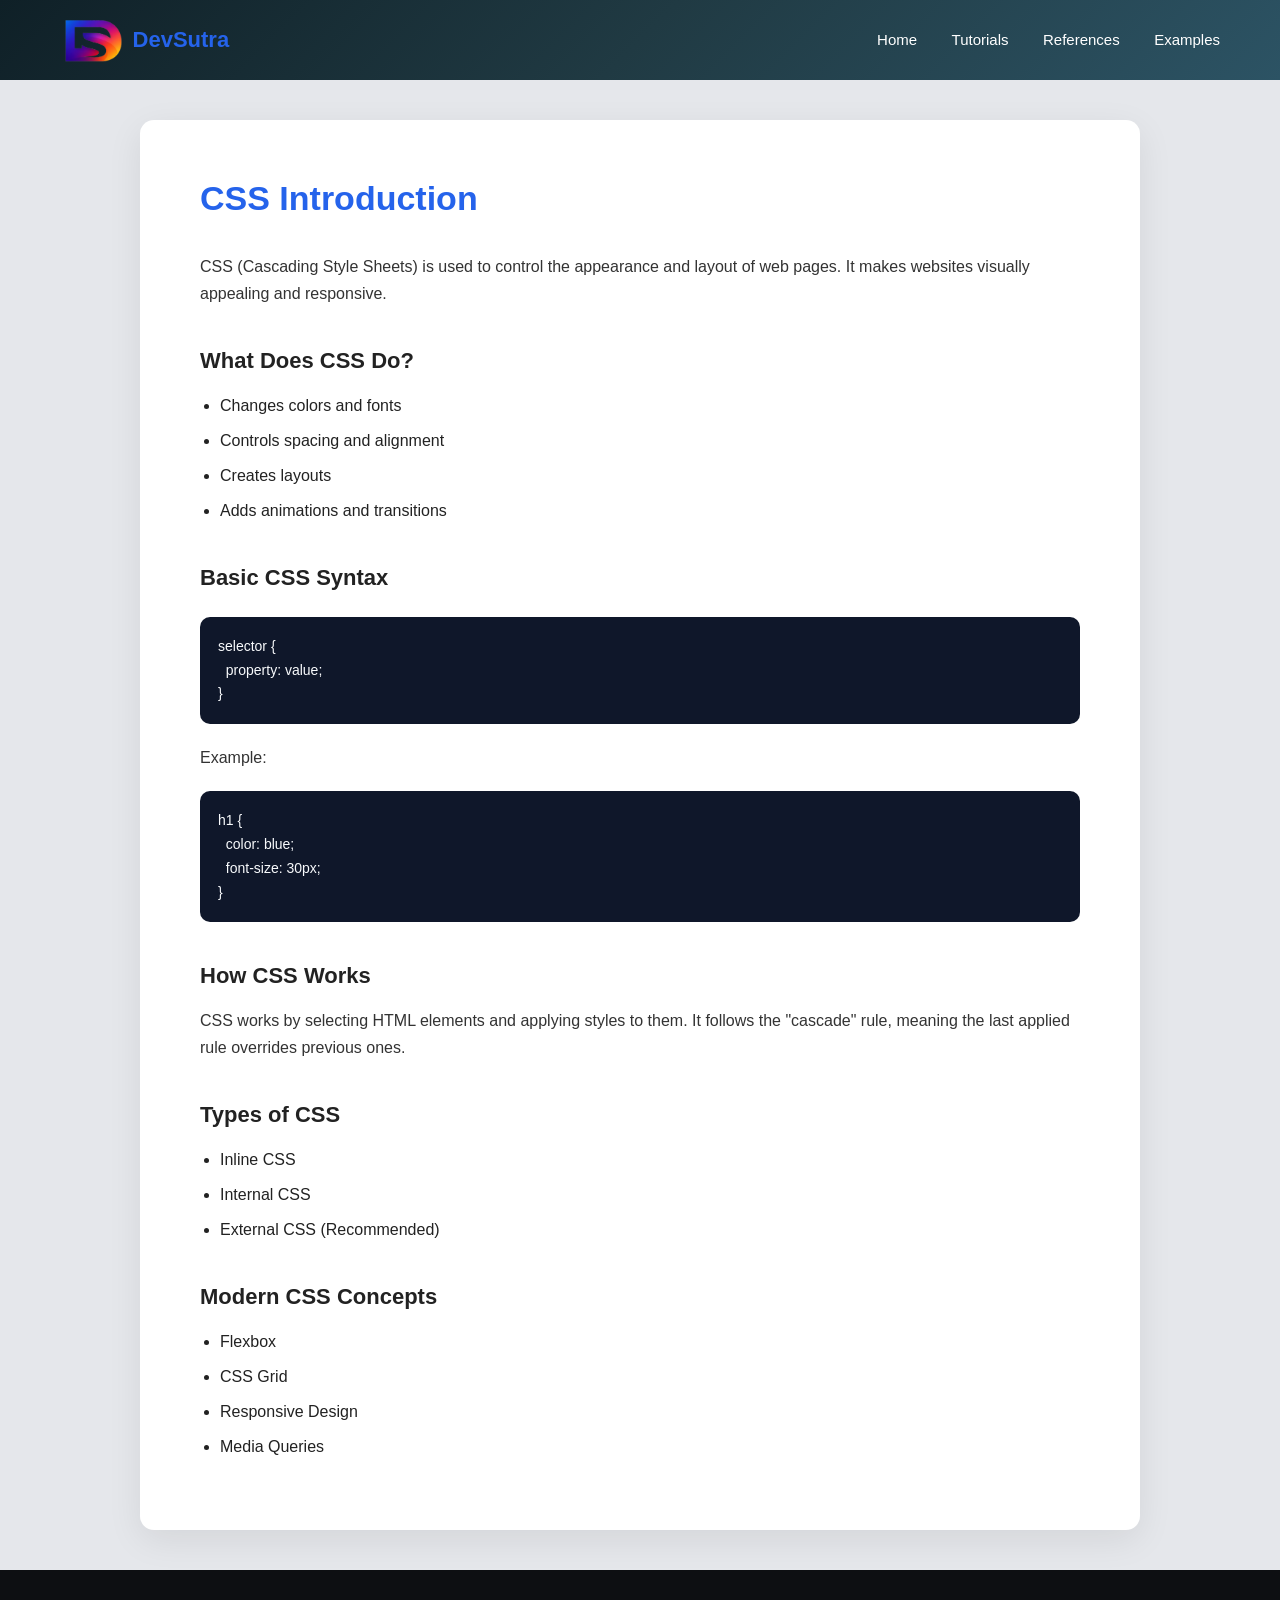
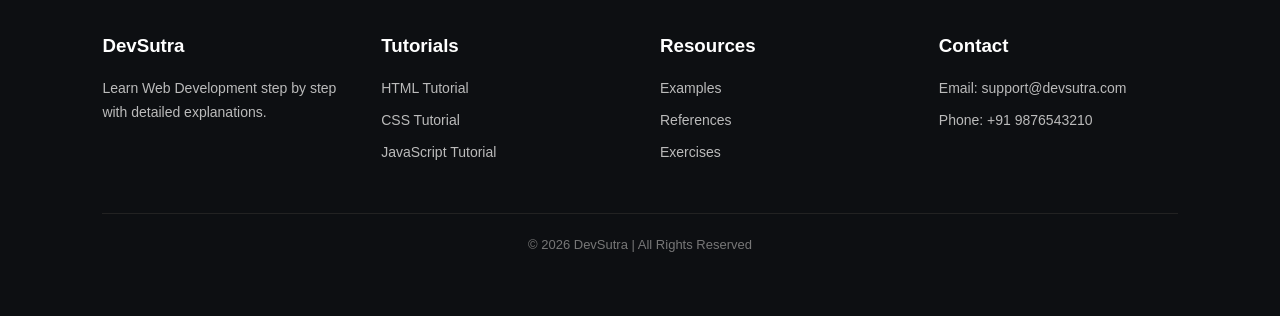
<file: pages/css page.html>
<!DOCTYPE html>
<html lang="en">
<head>
  <meta charset="UTF-8">
  <title>Tutorials - DevSutra</title>
  <link rel="stylesheet" href="/css/nav.css">
  <link rel="stylesheet" href="/css/theory.css">
  <link rel="icon" href="/assets/images/logo.png">
</head>
<body>

  <!-- Navbar -->
  <header class="top-nav">
    <div class="logo">
      <img src="/assets/images/logo.png" alt="DevSutra Logo">
      <span>DevSutra</span>
    </div>
    <nav>
      <a href="/index.html">Home</a>
      <a href="/tutorials.html">Tutorials</a>
      <a href="/references.html">References</a>
      <a href="/examples.html">Examples</a>
    </nav>
  </header>

    <div class="chapter-container">
<h1>CSS Introduction</h1>

<p>
CSS (Cascading Style Sheets) is used to control the appearance and layout of web pages.
It makes websites visually appealing and responsive.
</p>

<h2>What Does CSS Do?</h2>

<ul>
<li>Changes colors and fonts</li>
<li>Controls spacing and alignment</li>
<li>Creates layouts</li>
<li>Adds animations and transitions</li>
</ul>

<h2>Basic CSS Syntax</h2>

<pre>
selector {
  property: value;
}
</pre>

<p>Example:</p>

<pre>
h1 {
  color: blue;
  font-size: 30px;
}
</pre>

<h2>How CSS Works</h2>

<p>
CSS works by selecting HTML elements and applying styles to them.
It follows the "cascade" rule, meaning the last applied rule overrides previous ones.
</p>

<h2>Types of CSS</h2>

<ul>
<li>Inline CSS</li>
<li>Internal CSS</li>
<li>External CSS (Recommended)</li>
</ul>

<h2>Modern CSS Concepts</h2>

<ul>
<li>Flexbox</li>
<li>CSS Grid</li>
<li>Responsive Design</li>
<li>Media Queries</li>
</ul>
</div>

  <!-- Footer -->

  <footer>
    <div class="footer-container">

      <div class="footer-column">
        <h3>DevSutra</h3>
        <p>Learn Web Development step by step with detailed explanations.</p>
      </div>

      <div class="footer-column">
        <h3>Tutorials</h3>
        <a href="#">HTML Tutorial</a>
        <a href="#">CSS Tutorial</a>
        <a href="#">JavaScript Tutorial</a>
      </div>

      <div class="footer-column">
        <h3>Resources</h3>
        <a href="#">Examples</a>
        <a href="#">References</a>
        <a href="#">Exercises</a>
      </div>

      <div class="footer-column">
        <h3>Contact</h3>
        <p>Email: support@devsutra.com</p>
        <p>Phone: +91 9876543210</p>
      </div>

    </div>

    <div class="footer-bottom">
      © 2026 DevSutra | All Rights Reserved
    </div>
  </footer>

</body>
</html>
</file>
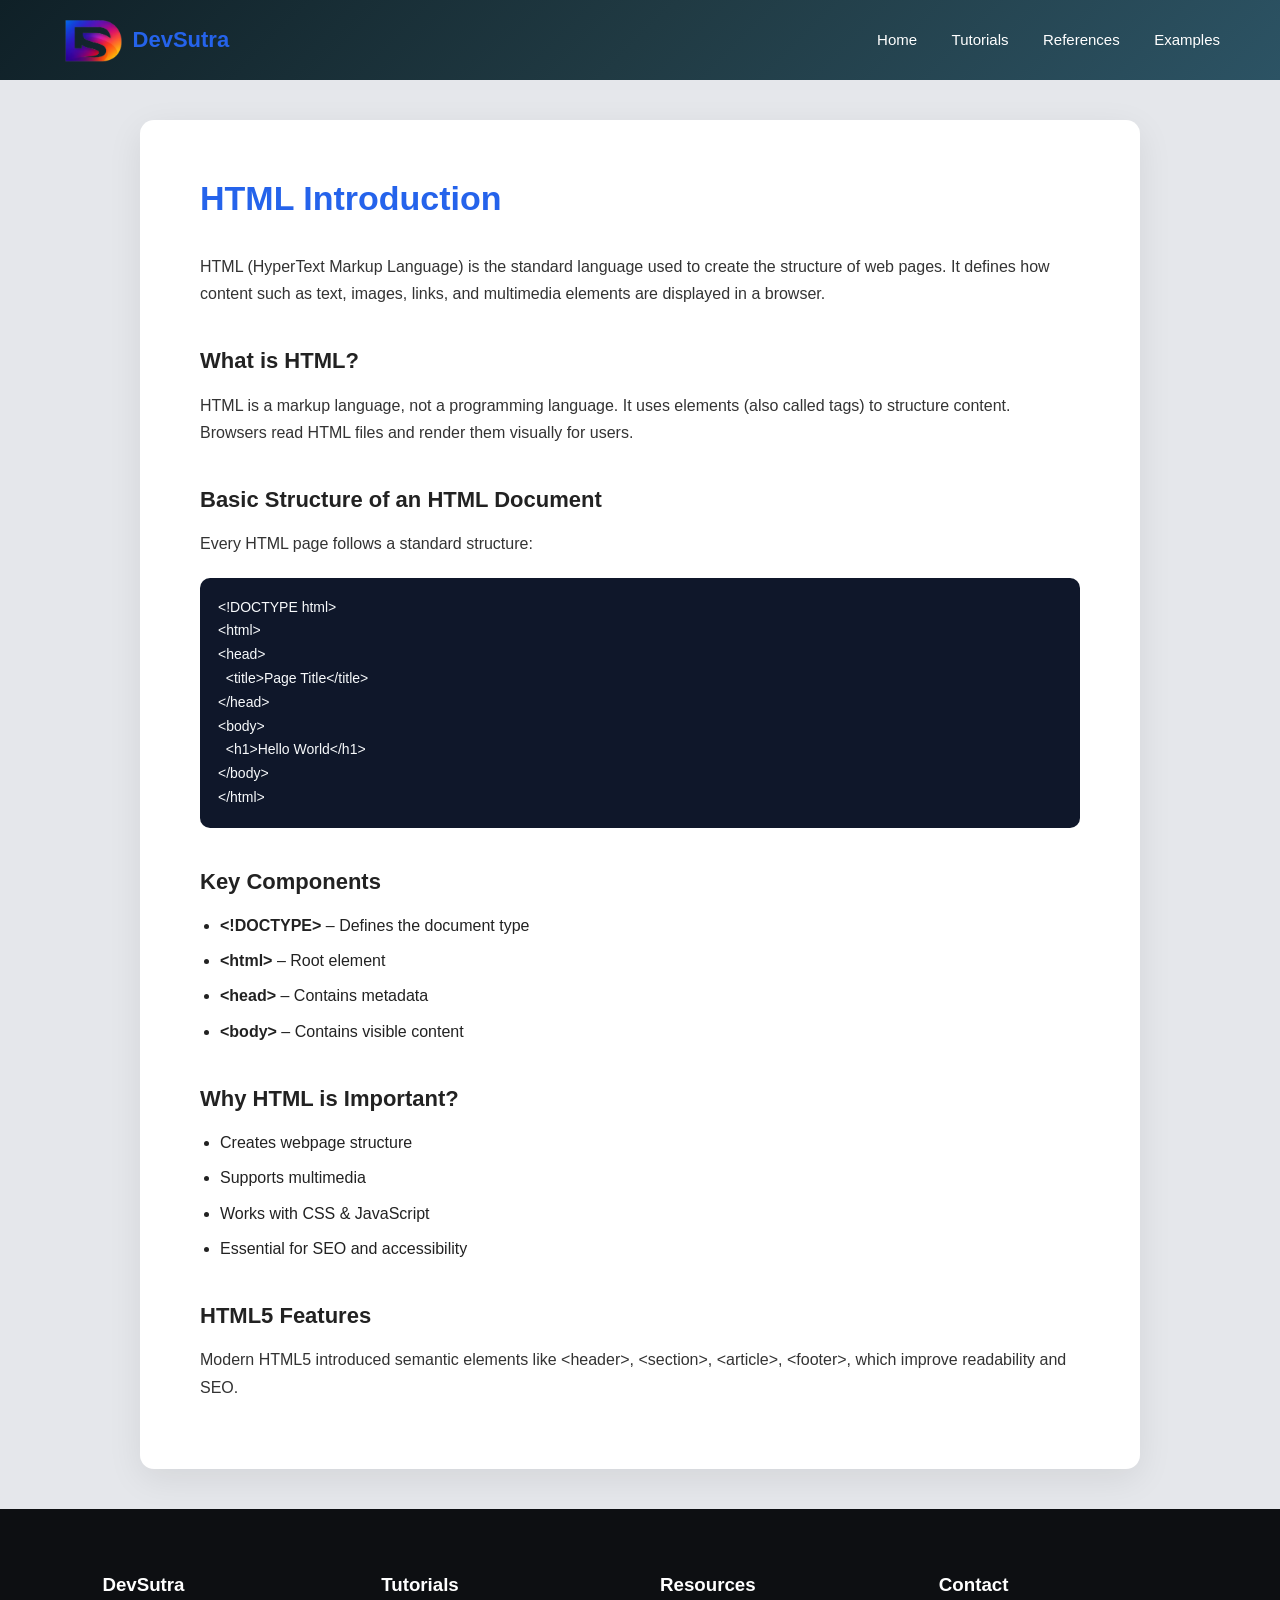
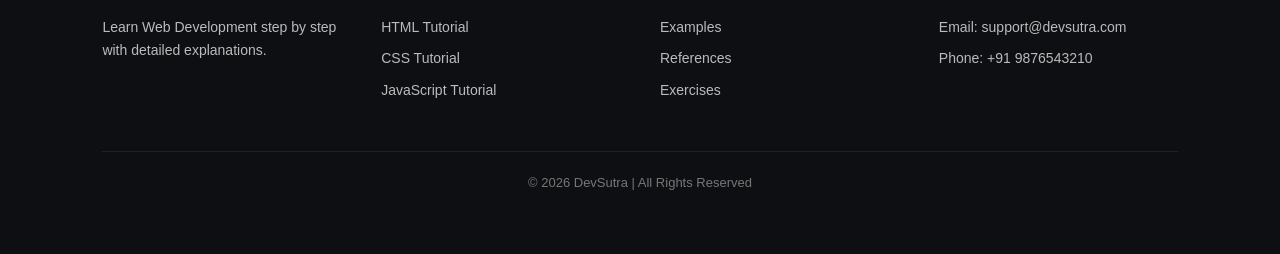
<file: pages/html page.html>
<!DOCTYPE html>
<html lang="en">
<head>
  <meta charset="UTF-8">
  <title>Tutorials - DevSutra</title>
  <link rel="stylesheet" href="/css/nav.css">
  <link rel="stylesheet" href="/css/theory.css">
  <link rel="icon" href="/assets/images/logo.png">
</head>
<body>

  <!-- Navbar -->
  <header class="top-nav">
    <div class="logo">
      <img src="/assets/images/logo.png" alt="DevSutra Logo">
      <span>DevSutra</span>
    </div>
    <nav>
      <a href="/index.html">Home</a>
      <a href="/tutorials.html">Tutorials</a>
      <a href="/references.html">References</a>
      <a href="/examples.html">Examples</a>
    </nav>
  </header>

  <div class="chapter-container">
<h1>HTML Introduction</h1>

<p>
HTML (HyperText Markup Language) is the standard language used to create the structure of web pages.
It defines how content such as text, images, links, and multimedia elements are displayed in a browser.
</p>

<h2>What is HTML?</h2>

<p>
HTML is a markup language, not a programming language. It uses elements (also called tags)
to structure content. Browsers read HTML files and render them visually for users.
</p>

<h2>Basic Structure of an HTML Document</h2>

<p>Every HTML page follows a standard structure:</p>

<pre>
&lt;!DOCTYPE html&gt;
&lt;html&gt;
&lt;head&gt;
  &lt;title&gt;Page Title&lt;/title&gt;
&lt;/head&gt;
&lt;body&gt;
  &lt;h1&gt;Hello World&lt;/h1&gt;
&lt;/body&gt;
&lt;/html&gt;
</pre>

<h2>Key Components</h2>

<ul>
<li><strong>&lt;!DOCTYPE&gt;</strong> – Defines the document type</li>
<li><strong>&lt;html&gt;</strong> – Root element</li>
<li><strong>&lt;head&gt;</strong> – Contains metadata</li>
<li><strong>&lt;body&gt;</strong> – Contains visible content</li>
</ul>

<h2>Why HTML is Important?</h2>

<ul>
<li>Creates webpage structure</li>
<li>Supports multimedia</li>
<li>Works with CSS & JavaScript</li>
<li>Essential for SEO and accessibility</li>
</ul>

<h2>HTML5 Features</h2>

<p>
Modern HTML5 introduced semantic elements like &lt;header&gt;, &lt;section&gt;, &lt;article&gt;,
&lt;footer&gt;, which improve readability and SEO.
</p>
</div>

  <!-- Footer -->

  <footer>
    <div class="footer-container">

      <div class="footer-column">
        <h3>DevSutra</h3>
        <p>Learn Web Development step by step with detailed explanations.</p>
      </div>

      <div class="footer-column">
        <h3>Tutorials</h3>
        <a href="#">HTML Tutorial</a>
        <a href="#">CSS Tutorial</a>
        <a href="#">JavaScript Tutorial</a>
      </div>

      <div class="footer-column">
        <h3>Resources</h3>
        <a href="#">Examples</a>
        <a href="#">References</a>
        <a href="#">Exercises</a>
      </div>

      <div class="footer-column">
        <h3>Contact</h3>
        <p>Email: support@devsutra.com</p>
        <p>Phone: +91 9876543210</p>
      </div>

    </div>

    <div class="footer-bottom">
      © 2026 DevSutra | All Rights Reserved
    </div>
  </footer>

</body>
</html>
</file>
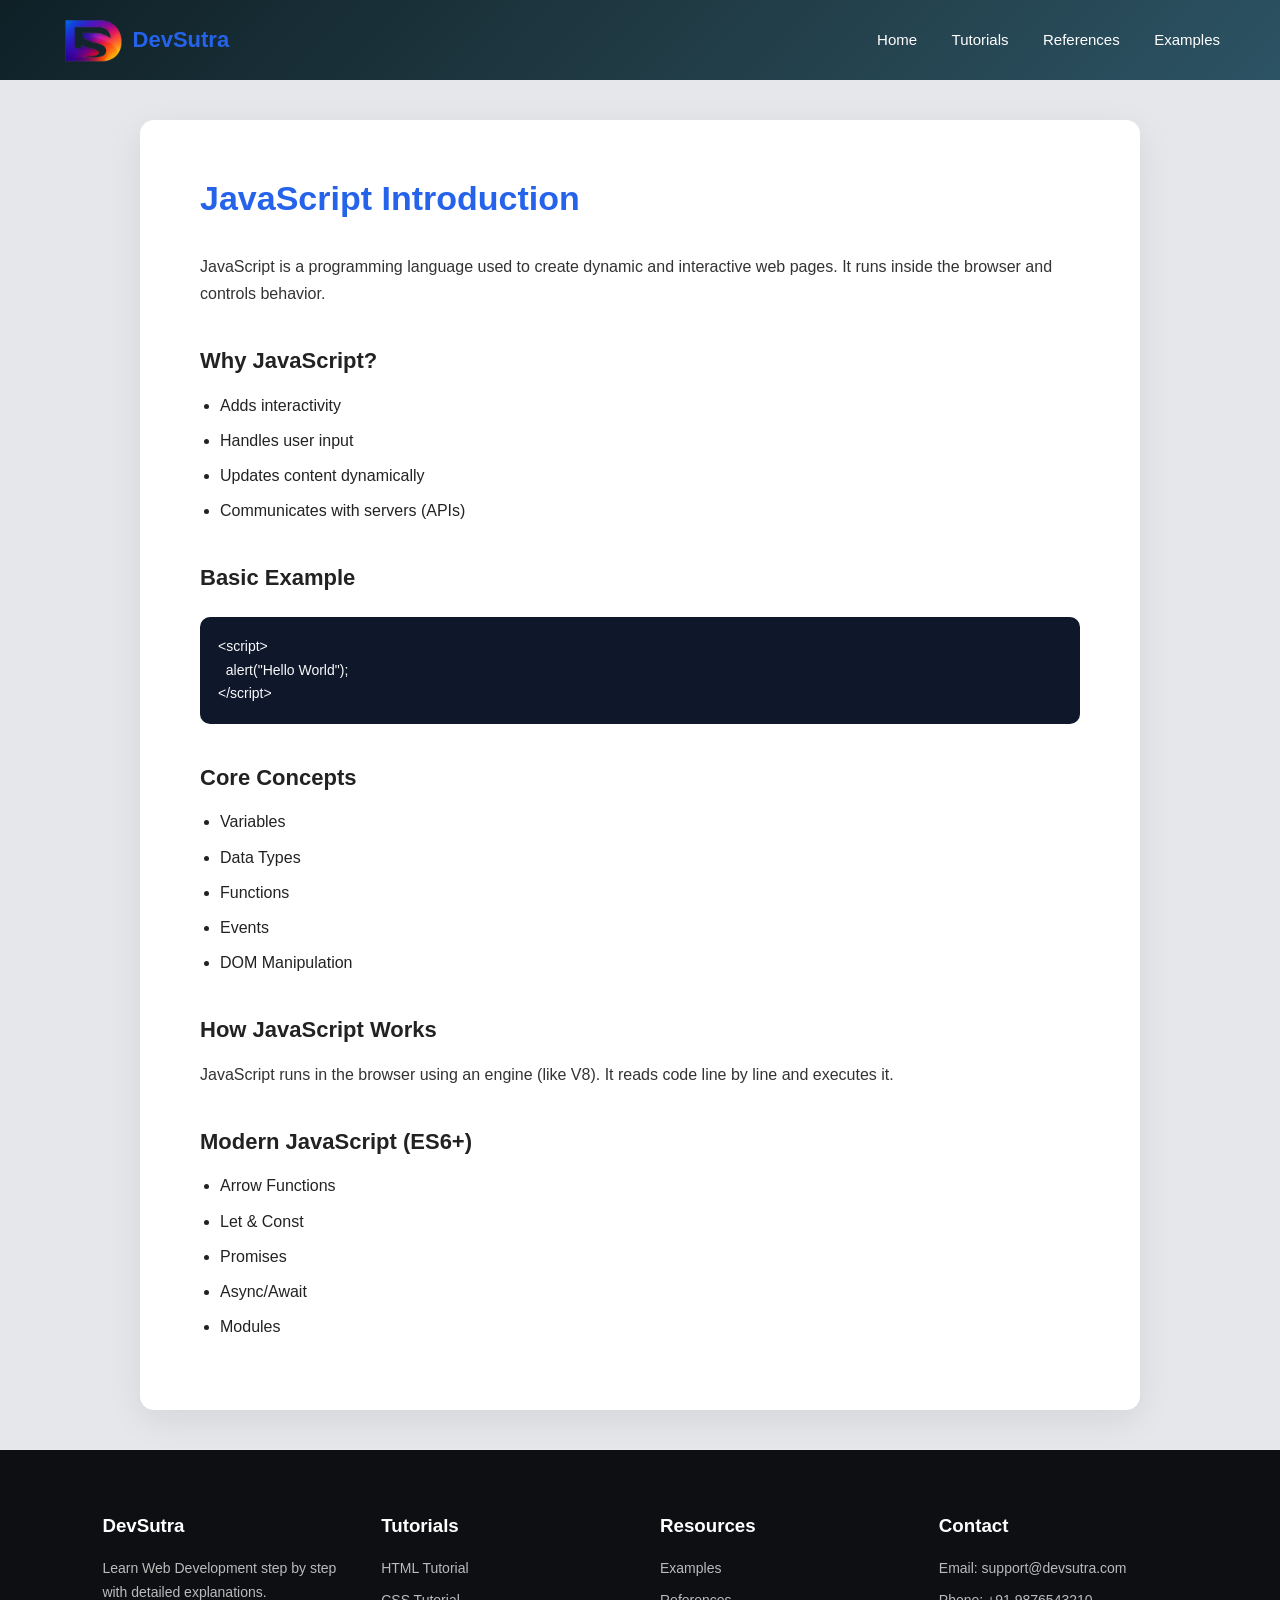
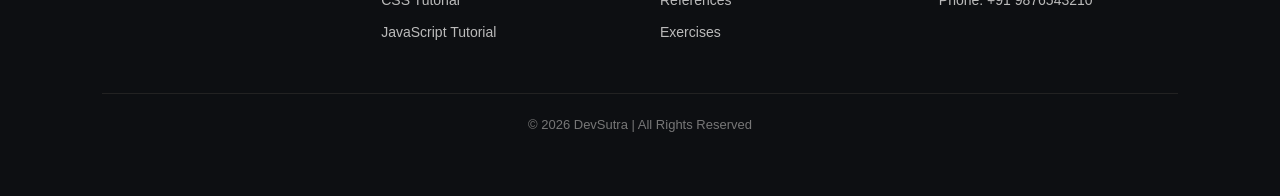
<file: pages/js page.html>
<!DOCTYPE html>
<html lang="en">
<head>
  <meta charset="UTF-8">
  <title>Tutorials - DevSutra</title>
  <link rel="stylesheet" href="/css/nav.css">
  <link rel="stylesheet" href="/css/theory.css">
  <link rel="icon" href="/assets/images/logo.png">
</head>
<body>

  <!-- Navbar -->
  <header class="top-nav">
    <div class="logo">
      <img src="/assets/images/logo.png" alt="DevSutra Logo">
      <span>DevSutra</span>
    </div>
    <nav>
      <a href="/index.html">Home</a>
      <a href="/tutorials.html">Tutorials</a>
      <a href="/references.html">References</a>
      <a href="/examples.html">Examples</a>
    </nav>
  </header>

      <div class="chapter-container">
<h1>JavaScript Introduction</h1>

<p>
JavaScript is a programming language used to create dynamic and interactive web pages.
It runs inside the browser and controls behavior.
</p>

<h2>Why JavaScript?</h2>

<ul>
<li>Adds interactivity</li>
<li>Handles user input</li>
<li>Updates content dynamically</li>
<li>Communicates with servers (APIs)</li>
</ul>

<h2>Basic Example</h2>

<pre>
&lt;script&gt;
  alert("Hello World");
&lt;/script&gt;
</pre>

<h2>Core Concepts</h2>

<ul>
<li>Variables</li>
<li>Data Types</li>
<li>Functions</li>
<li>Events</li>
<li>DOM Manipulation</li>
</ul>

<h2>How JavaScript Works</h2>

<p>
JavaScript runs in the browser using an engine (like V8).
It reads code line by line and executes it.
</p>

<h2>Modern JavaScript (ES6+)</h2>

<ul>
<li>Arrow Functions</li>
<li>Let & Const</li>
<li>Promises</li>
<li>Async/Await</li>
<li>Modules</li>
</ul>
</div>

  <!-- Footer -->

  <footer>
    <div class="footer-container">

      <div class="footer-column">
        <h3>DevSutra</h3>
        <p>Learn Web Development step by step with detailed explanations.</p>
      </div>

      <div class="footer-column">
        <h3>Tutorials</h3>
        <a href="#">HTML Tutorial</a>
        <a href="#">CSS Tutorial</a>
        <a href="#">JavaScript Tutorial</a>
      </div>

      <div class="footer-column">
        <h3>Resources</h3>
        <a href="#">Examples</a>
        <a href="#">References</a>
        <a href="#">Exercises</a>
      </div>

      <div class="footer-column">
        <h3>Contact</h3>
        <p>Email: support@devsutra.com</p>
        <p>Phone: +91 9876543210</p>
      </div>

    </div>

    <div class="footer-bottom">
      © 2026 DevSutra | All Rights Reserved
    </div>
  </footer>

</body>
</html>
</file>
<file: css/style.css>
/* ================= RESET ================= */

* {
  margin: 0;
  padding: 0;
  box-sizing: border-box;
  font-family: "Inter", sans-serif;
}

body {
  background: #f4f6f9;
  color: #1f2937;
}

/* ================= NAVBAR ================= */

.navbar {
  height: 65px;
  background: #111827;
  color: white;
  display: flex;
  align-items: center;
  justify-content: space-between;
  padding: 0 40px;
  position: fixed;
  width: 100%;
  top: 0;
  z-index: 1000;
}

.logo {
  display: flex;
  align-items: center;
  gap: 8px;
  font-size: 22px;
  font-weight: bold;
  color: #2563eb;
}

.logo img {
  height: 50px;
}

.nav-links a {
  color: white;
  text-decoration: none;
  margin-left: 30px;
  font-size: 14px;
  transition: 0.3s;
}

.nav-links a:hover {
  color: #10b981;
}

/* ================= LAYOUT ================= */

.layout {
  display: flex;
  margin-top: 65px;
  align-items: flex-start;
}

/* ================= SIDEBAR ================= */

.sidebar {
  width: 240px;
  background: white;
  padding: 20px;
  border-right: 1px solid #e5e7eb;
  position: sticky;
  top: 65px;
  min-height: calc(100vh - 65px);
  box-shadow: 4px 0 15px rgba(0,0,0,0.03);
  transition: 0.3s ease;
  overflow: hidden;
}

/* 🔥 Sidebar Toggle Button */
.sidebar-toggle {
  font-size: 20px;
  cursor: pointer;
  margin-bottom: 20px;
  text-align: right;
}

/* Collapsed Sidebar */
.sidebar.collapsed {
  width: 70px;
  padding: 20px 10px;
}

/* Hide text when collapsed */
.sidebar.collapsed h3,
.sidebar.collapsed a {
  font-size: 0;
  padding: 10px 0;
}

/* Keep active highlight visible */
.sidebar.collapsed a.active {
  background: #10b981;
  border-radius: 6px;
}

/* Sidebar Titles */
.sidebar h3 {
  font-size: 13px;
  text-transform: uppercase;
  color: #6b7280;
  margin-bottom: 15px;
}

/* Sidebar Links */
.sidebar a {
  display: block;
  padding: 10px;
  border-radius: 6px;
  text-decoration: none;
  color: #374151;
  margin-bottom: 6px;
  font-size: 14px;
  transition: 0.2s;
  white-space: nowrap;
}

.sidebar a:hover {
  background: #f3f4f6;
}

.sidebar a.active {
  background: #10b981;
  color: white;
}

/* ================= MAIN ================= */

.main {
  padding: 60px;
  width: 100%;
  transition: 0.3s ease;
}

.content {
  max-width: 1000px;
}

/* Adjust main when sidebar collapsed */
.sidebar.collapsed ~ .main {
  margin-left: 0;
}

/* ================= SPA PAGES ================= */

.page {
  display: none;
}

.page.active {
  display: block;
}

/* ================= TYPOGRAPHY ================= */

h1 {
  font-size: 38px;
  margin-bottom: 15px;
}

/* ================= EXAMPLE BOX ================= */

.example-box {
  background: white;
  padding: 30px;
  border-radius: 14px;
  box-shadow: 0 10px 30px rgba(0,0,0,0.05);
}

pre {
  background: #f9fafb;
  padding: 20px;
  border-radius: 10px;
  margin-bottom: 20px;
  overflow-x: auto;
}

/* ================= BUTTON ================= */

.btn-primary {
  padding: 12px 22px;
  border: none;
  border-radius: 8px;
  background: #10b981;
  color: white;
  cursor: pointer;
  font-size: 14px;
  transition: 0.3s;
}

.btn-primary:hover {
  background: #059669;
}

/* ================= FOOTER ================= */

.footer {
  background: #111;
  color: #fff;
  padding: 50px 20px 20px;
  margin-top: 40px;
  width: 100%;
}

.footer-container {
  max-width: 1200px;
  margin: auto;
  display: grid;
  grid-template-columns: repeat(auto-fit, minmax(220px, 1fr));
  gap: 30px;
}

.footer-col h3,
.footer-col h4 {
  margin-bottom: 15px;
}

.footer-col p {
  font-size: 14px;
  line-height: 1.6;
  color: #ccc;
}

.footer-col ul {
  list-style: none;
}

.footer-col ul li {
  margin-bottom: 8px;
  font-size: 14px;
}

.footer-col ul li a {
  text-decoration: none;
  color: #ccc;
  transition: 0.3s;
}

.footer-col ul li a:hover {
  color: #00bcd4;
}

.footer-bottom {
  text-align: center;
  margin-top: 30px;
  padding-top: 15px;
  border-top: 1px solid #333;
  font-size: 14px;
  color: #aaa;
}

/* ================= MOBILE ================= */

@media (max-width: 1024px) {

  .layout {
    flex-direction: column;
  }

  .nav-links {
    display: none;
  }

  /* Mobile Drawer */
  .sidebar {
    position: fixed;
    left: -260px;
    top: 65px;
    height: calc(100vh - 65px);
    width: 250px;
    z-index: 999;
    border-right: none;
  }

  .sidebar.show {
    left: 0;
  }

  .main {
    padding: 40px 25px;
  }
}
</file>
<file: css/editor.css>
* {
  margin: 0;
  padding: 0;
  box-sizing: border-box;
  font-family: Arial, sans-serif;
}

body {
  height: 100vh;
  display: flex;
  flex-direction: column;
  background: #f4f6f9;
}

/* Topbar */
.topbar {
  height: 60px;
  background: #111827;
  color: white;
  display: flex;
  align-items: center;
  justify-content: space-between;
  padding: 0 25px;
}

.logo {
  display: flex;
  align-items: center;
  gap: 8px;
  font-size: 22px;
  font-weight: bold;
  color: #2563eb;
}

.logo img {
  height: 50px;
}

button {
  padding: 8px 15px;
  border: none;
  border-radius: 5px;
  background: #10b981;
  color: white;
  cursor: pointer;
  font-weight: bold;
}

button:hover {
  background: #059669;
}

/* Layout */
.editor-container {
  flex: 1;
  display: flex;
}

.left-panel,
.right-panel {
  width: 50%;
  display: flex;
  flex-direction: column;
}

.left-panel {
  border-right: 1px solid #ddd;
}

h3 {
  padding: 10px;
  background: #e5e7eb;
  font-size: 14px;
}

textarea {
  flex: 1;
  border: none;
  padding: 15px;
  font-family: monospace;
  font-size: 14px;
  resize: none;
  outline: none;
}

iframe {
  flex: 1;
  border: none;
  background: white;
}

/* Responsive */
@media (max-width: 900px) {
  .editor-container {
    flex-direction: column;
  }

  .left-panel,
  .right-panel {
    width: 100%;
    height: 50%;
  }
}
</file>
<file: css/nav.css>
/* ===============================
   NAVBAR STYLING
=================================*/

* {
  margin: 0;
  padding: 0;
  box-sizing: border-box;
  font-family: 'Segoe UI', sans-serif;
}

.top-nav {
  background: linear-gradient(135deg, #0f2027, #203a43, #2c5364);
  display: flex;
  justify-content: space-between;
  align-items: center;
  padding: 15px 60px;
  color: white;
  position: sticky;
  top: 0;
  z-index: 1000;
}

.logo {
  display: flex;
  align-items: center;
  gap: 8px;
  font-size: 22px;
  font-weight: bold;
  color: #2563eb;
}

.logo img {
  height: 50px;
}

.top-nav nav a {
  text-decoration: none;
  color: white;
  margin-left: 30px;
  font-size: 15px;
  position: relative;
  transition: 0.3s;
}

.top-nav nav a:hover {
  color: #1abc9c;
}

.top-nav nav a.active {
  color: #1abc9c;
}

/* Underline Animation */
.top-nav nav a::after {
  content: "";
  position: absolute;
  width: 0%;
  height: 2px;
  background: #1abc9c;
  left: 0;
  bottom: -5px;
  transition: 0.3s;
}

.top-nav nav a:hover::after {
  width: 100%;
}


/* ===============================
   FOOTER STYLING
=================================*/

footer {
  background: #0d0f12;
  color: #ddd;
  padding: 60px 8%;
}

.footer-container {
  display: grid;
  grid-template-columns: repeat(auto-fit, minmax(220px, 1fr));
  gap: 40px;
}

.footer-column h3 {
  margin-bottom: 15px;
  color: white;
}

.footer-column p,
.footer-column a {
  font-size: 14px;
  color: #bbb;
  text-decoration: none;
  display: block;
  margin-bottom: 8px;
  transition: 0.3s;
}

.footer-column a:hover {
  color: #1abc9c;
}

.footer-bottom {
  margin-top: 40px;
  padding-top: 20px;
  border-top: 1px solid #222;
  text-align: center;
  font-size: 13px;
  color: #777;
}


/* ===============================
   RESPONSIVE NAVBAR
=================================*/

@media (max-width: 768px) {

  .top-nav {
    flex-direction: column;
    align-items: flex-start;
    padding: 15px 25px;
  }

  .top-nav nav {
    margin-top: 10px;
  }

  .top-nav nav a {
    margin: 10px 15px 0 0;
    display: inline-block;
  }

  footer {
    padding: 40px 25px;
  }

}
</file>
<file: css/examples.css>
/* ===============================
   GLOBAL RESET
=================================*/
* {
  margin: 0;
  padding: 0;
  box-sizing: border-box;
}

body {
  font-family: 'Segoe UI', Arial, sans-serif;
  background: #f1f5f9;
  color: #1e293b;
  line-height: 1.6;
}

/* Remove default link styles everywhere */
a {
  text-decoration: none;
  color: inherit;
}

a:visited {
  color: inherit;
}

a:hover {
  text-decoration: none;
}

/* ===============================
   MAIN CONTAINER
=================================*/
.examples-container {
  max-width: 1200px;
  margin: 50px auto;
  background: #ffffff;
  padding: 50px;
  border-radius: 14px;
  box-shadow: 0 10px 40px rgba(0,0,0,0.06);
}

.examples-container h1 {
  font-size: 36px;
  color: #2563eb;
  margin-bottom: 10px;
}

.subtitle {
  margin-bottom: 40px;
  color: #64748b;
}

/* ===============================
   SECTION
=================================*/
section {
  margin-bottom: 60px;
}

section h2 {
  margin-bottom: 25px;
  font-size: 24px;
  border-left: 6px solid #2563eb;
  padding-left: 12px;
}

/* ===============================
   GRID
=================================*/
.example-grid {
  display: grid;
  grid-template-columns: repeat(auto-fill, minmax(230px, 1fr));
  gap: 20px;
}

/* ===============================
   CARD STYLE
=================================*/
.example-item {
  background: #f8fafc;
  padding: 20px;
  border-radius: 10px;
  border: 1px solid #e2e8f0;
  font-weight: 500;
  transition: all 0.3s ease;
}

/* Make full card clickable */
.example-item a {
  display: block;
  width: 100%;
  height: 100%;
  color: inherit;
}

/* Hover Effect */
.example-item:hover {
  transform: translateY(-5px);
  box-shadow: 0 10px 25px rgba(0,0,0,0.08);
  background: #ffffff;
  border-color: #cbd5e1;
}

/* ===============================
   ADVANCED TAG
=================================*/
.advanced {
  border-left: 5px solid #f59e0b;
}

/* ===============================
   PROJECT TAG
=================================*/
.project {
  border-left: 5px solid #ef4444;
  font-weight: 600;
}

/* ===============================
   FOOTER STYLING
=================================*/
footer {
  background: #0d0f12;
  color: #ddd;
  padding: 60px 8%;
}

.footer-container {
  display: grid;
  grid-template-columns: repeat(auto-fit, minmax(220px, 1fr));
  gap: 40px;
}

.footer-column h3 {
  margin-bottom: 15px;
  color: white;
}

.footer-column p,
.footer-column a {
  font-size: 14px;
  color: #bbb;
  text-decoration: none;
  display: block;
  margin-bottom: 8px;
  transition: 0.3s;
}

.footer-column a:hover {
  color: #1abc9c;
}

.footer-bottom {
  margin-top: 40px;
  padding-top: 20px;
  border-top: 1px solid #222;
  text-align: center;
  font-size: 13px;
  color: #777;
}
</file>
<file: css/quiz page.css>
/* ===== RESET ===== */
* {
  margin: 0;
  padding: 0;
  box-sizing: border-box;
  font-family: Arial, sans-serif;
}

html, body {
  height: 100%;
}

/* ===== PAGE WRAPPER (Sticky Footer Layout) ===== */
.page-wrapper {
  min-height: 100vh;
  display: flex;
  flex-direction: column;
  background: #f4f6f9;
}

/* ===== NAVBAR ===== */
.navbar {
  background: #1e293b;
  color: white;
  padding: 15px 30px;
  display: flex;
  justify-content: space-between;
  align-items: center;
}

.logo {
  display: flex;
  align-items: center;
  gap: 8px;
  font-size: 22px;
  font-weight: bold;
  color: #2563eb;
}

.logo img {
  height: 50px;
}

.nav-controls select,
.nav-controls button {
  padding: 8px 12px;
  margin-left: 10px;
  border-radius: 6px;
  border: none;
}

.nav-controls select {
  background: white;
}

.nav-controls button {
  background: #2563eb;
  color: white;
  cursor: pointer;
  transition: 0.3s;
}

.nav-controls button:hover {
  background: #1d4ed8;
}

/* ===== MAIN CONTENT CENTER FIX ===== */
.main-content {
  flex: 1;
  display: flex;
  justify-content: center;
  align-items: center;
  padding: 40px 20px;
}

/* ===== QUIZ CARD ===== */
.quiz-box {
  background: white;
  width: 500px;
  padding: 25px;
  border-radius: 12px;
  box-shadow: 0 8px 25px rgba(0,0,0,0.1);
}

.quiz-header {
  display: flex;
  justify-content: space-between;
  margin-bottom: 15px;
  font-weight: bold;
}

#timer {
  background: #ef4444;
  color: white;
  padding: 5px 10px;
  border-radius: 6px;
}

/* ===== OPTIONS ===== */
.options-container button {
  width: 100%;
  padding: 12px;
  margin: 8px 0;
  border-radius: 8px;
  border: 1px solid #ddd;
  background: #f8fafc;
  cursor: pointer;
  transition: 0.3s;
  text-align: left;
}

.options-container button:hover {
  background: #e2e8f0;
}

.correct {
  background: #22c55e !important;
  color: white;
}

.wrong {
  background: #ef4444 !important;
  color: white;
}

/* ===== NEXT BUTTON ===== */
.next-btn {
  margin-top: 15px;
  padding: 10px;
  width: 100%;
  background: #2563eb;
  color: white;
  border: none;
  border-radius: 8px;
  cursor: pointer;
  transition: 0.3s;
}

.next-btn:hover {
  background: #1d4ed8;
}

/* ===== RESULT CARD ===== */
.result-box {
  background: white;
  width: 600px;
  padding: 30px;
  border-radius: 16px;
  box-shadow: 0 15px 35px rgba(0,0,0,0.1);
}

.result-header {
  text-align: center;
  margin-bottom: 20px;
}

.score-circle {
  width: 130px;
  height: 130px;
  border-radius: 50%;
  background: #2563eb;
  color: white;
  display: flex;
  align-items: center;
  justify-content: center;
  font-size: 28px;
  font-weight: bold;
  margin: 0 auto 15px;
}

.performance {
  font-size: 18px;
  font-weight: bold;
}

.review-section {
  margin-top: 25px;
  max-height: 250px;
  overflow-y: auto;
  padding-right: 10px;
}

.review-card {
  background: #f8fafc;
  padding: 15px;
  border-radius: 10px;
  margin-bottom: 12px;
  border-left: 5px solid #ef4444;
}

.review-card h4 {
  font-size: 14px;
  margin-bottom: 8px;
}

.correct-answer {
  color: #16a34a;
  font-weight: bold;
}

.wrong-answer {
  color: #dc2626;
  font-weight: bold;
}

.result-btn {
  margin-top: 20px;
  padding: 10px;
  width: 100%;
  background: #2563eb;
  color: white;
  border: none;
  border-radius: 8px;
  cursor: pointer;
  transition: 0.3s;
}

.result-btn:hover {
  background: #1d4ed8;
}

/* ===== FOOTER ===== */
.footer {
  background: #1e293b;
  color: white;
  text-align: center;
  padding: 15px;
}

/* ===== HIDDEN CLASS ===== */
.hidden {
  display: none !important;
}
</file>
<file: css/quiz.css>
body {
  margin: 0;
  font-family: 'Poppins', sans-serif;
  background: #f4f7fc;
}

/* ================= NAVBAR ================= */

.navbar {
  display: flex;
  justify-content: space-between;
  align-items: center;
  padding: 20px 80px;
  background: #0d1b3d; /* Dark Header */
  color: white;
}

.logo {
  display: flex;
  align-items: center;
  gap: 8px;
  font-size: 22px;
  font-weight: bold;
  color: orange;
}

.logo img {
  height: 50px;
}

.nav-links {
  list-style: none;
  display: flex;
  gap: 40px;
  margin-left: auto;
}

.nav-links li a {
  color: white;
  text-decoration: none;
  cursor: pointer;
  font-weight: 500;
  transition: 0.3s;
}

.nav-links li a:hover {
  color: orange;
}

/* ================= HERO ================= */

.hero {
  display: flex;
  justify-content: space-between;
  padding: 80px;
  align-items: center;
  background: linear-gradient(135deg, #1e3c72, #2a5298);
  color: white;
}

.hero-left h1 {
  font-size: 55px;
  margin-bottom: 10px;
}

.hero-left span {
  color: #ffd700;
}

.primary-btn {
  margin-top: 20px;
  padding: 12px 30px;
  border: none;
  border-radius: 25px;
  background: linear-gradient(to right, orange, orangered);
  color: white;
  cursor: pointer;
}

/* FEATURES */

.features {
  display: flex;
  justify-content: center;
  gap: 30px;
  padding: 50px;
}

.feature-card {
  background: white;
  color: black;
  padding: 30px;
  border-radius: 20px;
  width: 280px;
  text-align: center;
  box-shadow: 0 15px 30px rgba(0,0,0,0.3);
}

.orange-btn, .blue-btn, .green-btn {
  padding: 8px 20px;
  border-radius: 20px;
  border: none;
  color: white;
  cursor: pointer;
}

.orange-btn { background: orange; }
.blue-btn { background: #2a5298; }
.green-btn { background: #28a745; }

/* QUIZ */

.quiz-wrapper {
  display: flex;
  justify-content: center;
  gap: 40px;
  padding: 60px;
}

.quiz-card {
  background: white;
  color: black;
  padding: 30px;
  border-radius: 20px;
  width: 500px;
  box-shadow: 0 15px 30px rgba(0,0,0,0.3);
}

#options button {
  width: 100%;
  margin: 10px 0;
  padding: 12px;
  border-radius: 12px;
  border: none;
  cursor: pointer;
  background: #f1f1f1;
}

#options button:hover {
  background: #ddd;
}

.correct { background: #28a745 !important; color: white; }
.wrong { background: #dc3545 !important; color: white; }

.hidden { display: none; }

/* LEADERBOARD */

.leaderboard-card {
  background: white;
  color: black;
  padding: 25px;
  border-radius: 20px;
  width: 300px;
  box-shadow: 0 15px 30px rgba(0,0,0,0.3);
}

.small-btn {
  margin-top: 15px;
  padding: 6px 15px;
}

/* STATS */

.stats {
  display: flex;
  justify-content: center;
  gap: 40px;
  padding: 50px;
}

.stat-box {
  background: rgba(255,255,255,0.1);
  padding: 30px;
  border-radius: 20px;
  text-align: center;
  width: 200px;
}
</file>
<file: css/references.css>
/* =========================
   GLOBAL
========================= */
* {
  margin: 0;
  padding: 0;
  box-sizing: border-box;
}

body {
  font-family: 'Segoe UI', Arial, sans-serif;
  background: #f1f5f9;
  color: #1e293b;
}

/* =========================
   CONTAINER
========================= */
.reference-container {
  max-width: 1100px;
  margin: 50px auto;
  background: #ffffff;
  padding: 50px;
  border-radius: 12px;
  box-shadow: 0 10px 35px rgba(0,0,0,0.06);
}

.reference-container h1 {
  font-size: 34px;
  color: #2563eb;
  margin-bottom: 10px;
}

.subtitle {
  margin-bottom: 40px;
  color: #64748b;
}

/* =========================
   SECTIONS
========================= */
section {
  margin-bottom: 50px;
}

section h2 {
  font-size: 22px;
  margin-bottom: 20px;
  border-left: 5px solid #2563eb;
  padding-left: 12px;
}

/* =========================
   TABLE STYLING
========================= */
table {
  width: 100%;
  border-collapse: collapse;
}

th {
  background: #2563eb;
  color: white;
  padding: 14px;
  text-align: left;
}

td {
  padding: 14px;
  border-bottom: 1px solid #e2e8f0;
}

tr:hover {
  background: #f8fafc;
}

/* ===============================
   FOOTER STYLING
=================================*/

footer {
  background: #0d0f12;
  color: #ddd;
  padding: 60px 8%;
}

.footer-container {
  display: grid;
  grid-template-columns: repeat(auto-fit, minmax(220px, 1fr));
  gap: 40px;
}

.footer-column h3 {
  margin-bottom: 15px;
  color: white;
}

.footer-column p,
.footer-column a {
  font-size: 14px;
  color: #bbb;
  text-decoration: none;
  display: block;
  margin-bottom: 8px;
  transition: 0.3s;
}

.footer-column a:hover {
  color: #1abc9c;
}

.footer-bottom {
  margin-top: 40px;
  padding-top: 20px;
  border-top: 1px solid #222;
  text-align: center;
  font-size: 13px;
  color: #777;
}
</file>
<file: css/tutorials.css>
/* ===== Tutorials Page Only ===== */

.tutorial-hero {
  text-align: center;
  padding: 70px 20px;
  background: linear-gradient(135deg, #0f2027, #203a43, #2c5364);
  color: white;
}

.tutorial-hero h1 {
  font-size: 42px;
  margin-bottom: 15px;
}

.tutorial-hero p {
  font-size: 18px;
  opacity: 0.9;
}

/* Container */
.tutorial-container {
  padding: 70px 8%;
  background: #f5f7fa;
}

/* Card */
.tutorial-card {
  background: #ffffff;
  padding: 40px;
  border-radius: 14px;
  margin-bottom: 45px;
  box-shadow: 0 10px 30px rgba(0,0,0,0.08);
  transition: 0.3s ease;
}

.tutorial-card:hover {
  transform: translateY(-6px);
}

.tutorial-card h2 {
  color: #1a73e8;
  margin-bottom: 18px;
}

.tutorial-card h3 {
  margin-top: 20px;
  color: #333;
}

.tutorial-card ul {
  margin: 15px 0;
  padding-left: 20px;
}

.tutorial-card li {
  margin-bottom: 8px;
}

/* Button */
.btn-primary {
  display: inline-block;
  padding: 12px 24px;
  background: #1a73e8;
  color: white;
  border-radius: 8px;
  text-decoration: none;
  margin-top: 15px;
  transition: 0.3s;
}

.btn-primary:hover {
  background: #0d5bd3;
}

/* Responsive */
@media (max-width: 768px) {
  .tutorial-container {
    padding: 40px 20px;
  }

  .tutorial-card {
    padding: 25px;
  }

  .tutorial-hero h1 {
    font-size: 28px;
  }
}
</file>
<file: css/theory.css>
/* =========================
   GLOBAL RESET
========================= */
* {
  margin: 0;
  padding: 0;
  box-sizing: border-box;
}

body {
  font-family: 'Segoe UI', Arial, sans-serif;
  background: #e5e7eb;
  color: #222;
  line-height: 1.7;
}

/* =========================
   MAIN CHAPTER CONTAINER
========================= */
.chapter-container {
  max-width: 1000px;
  margin: 40px auto;   /* Center container */
  background: #ffffff;
  padding: 50px 60px;
  border-radius: 14px;
  box-shadow: 0 10px 35px rgba(0, 0, 0, 0.08);
}

/* =========================
   MAIN HEADING
========================= */
.chapter-container h1 {
  font-size: 34px;
  color: #2563eb;
  margin-bottom: 25px;
  font-weight: 600;
}

/* =========================
   SUB HEADINGS
========================= */
.chapter-container h2 {
  font-size: 22px;
  margin-top: 35px;
  margin-bottom: 12px;
  font-weight: 600;
}

/* =========================
   PARAGRAPHS
========================= */
.chapter-container p {
  margin-bottom: 18px;
  font-size: 16px;
  color: #333;
}

/* =========================
   LIST STYLING
========================= */
.chapter-container ul {
  margin-left: 20px;
  margin-bottom: 20px;
}

.chapter-container li {
  margin-bottom: 8px;
}

/* =========================
   CODE BLOCK
========================= */
pre {
  background: #0f172a;
  color: #f8fafc;
  padding: 18px;
  border-radius: 10px;
  overflow-x: auto;
  margin: 20px 0;
  font-size: 14px;
}
</file>
